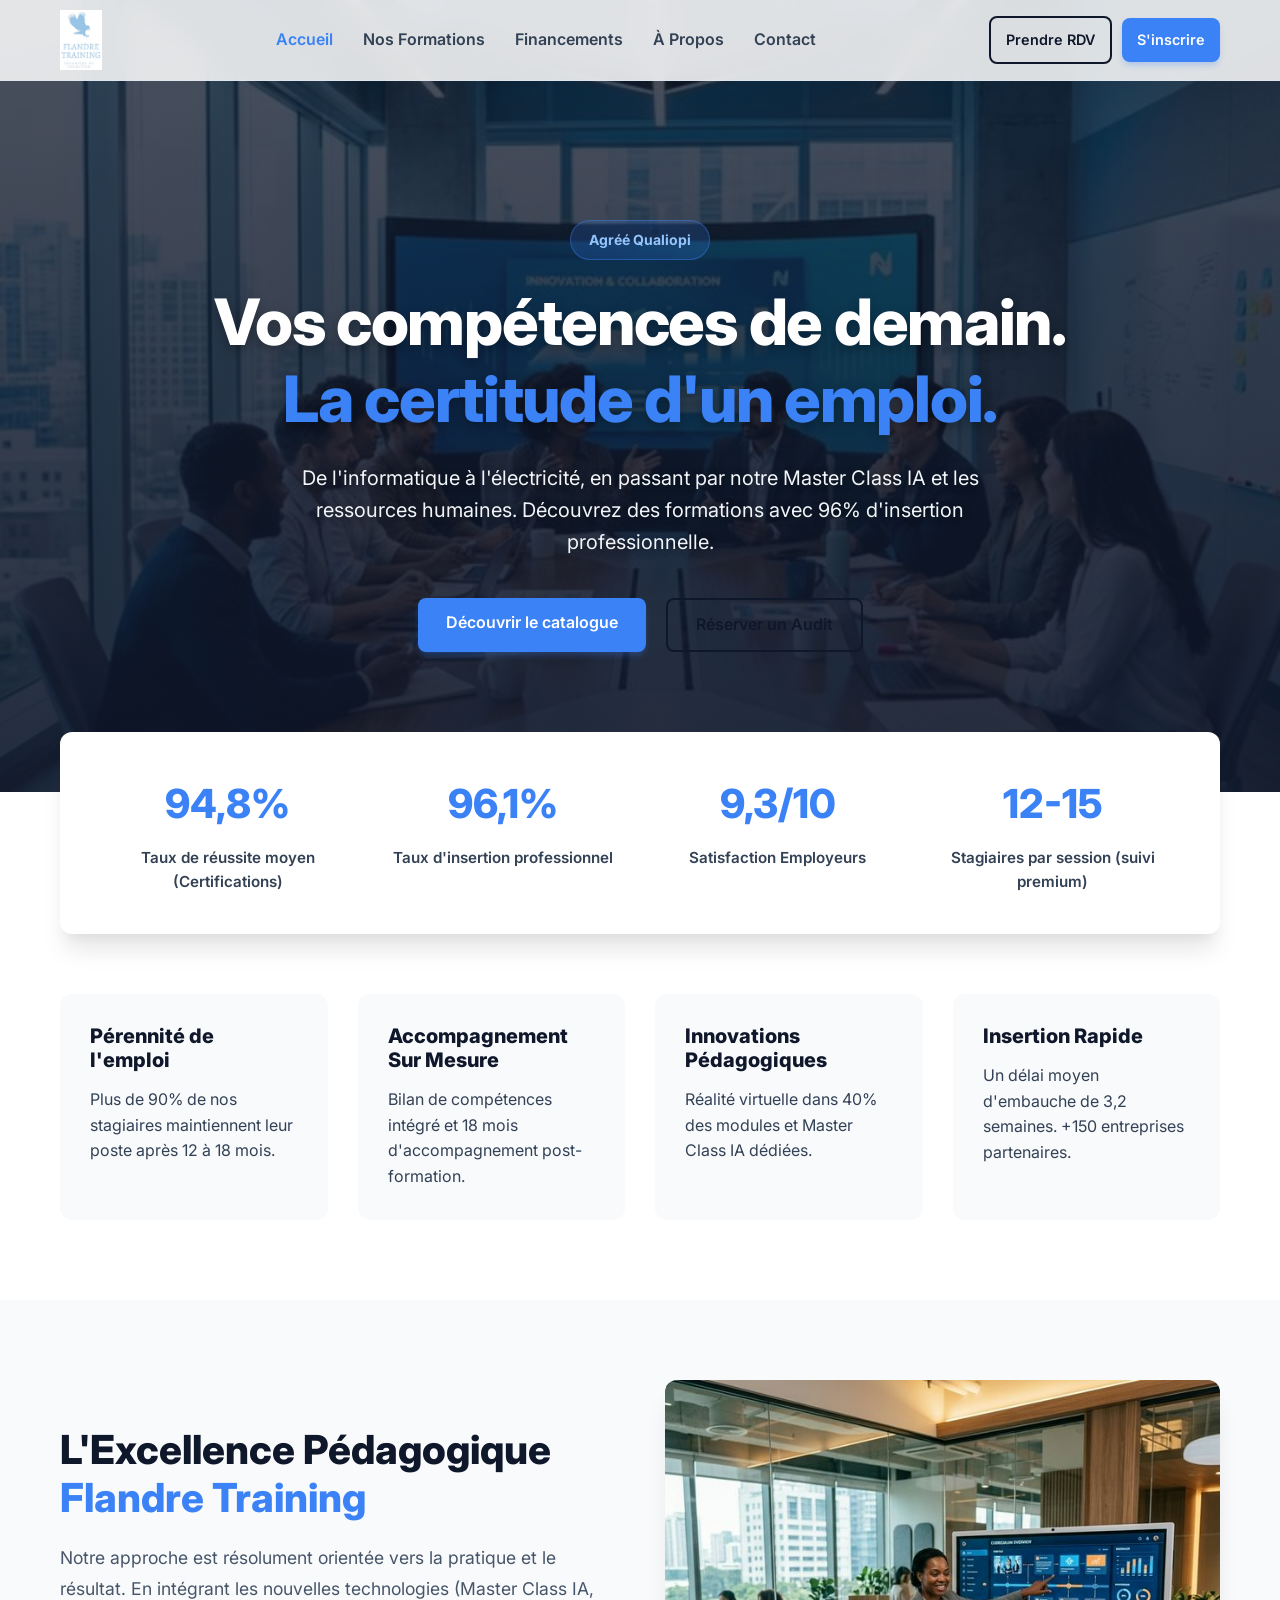
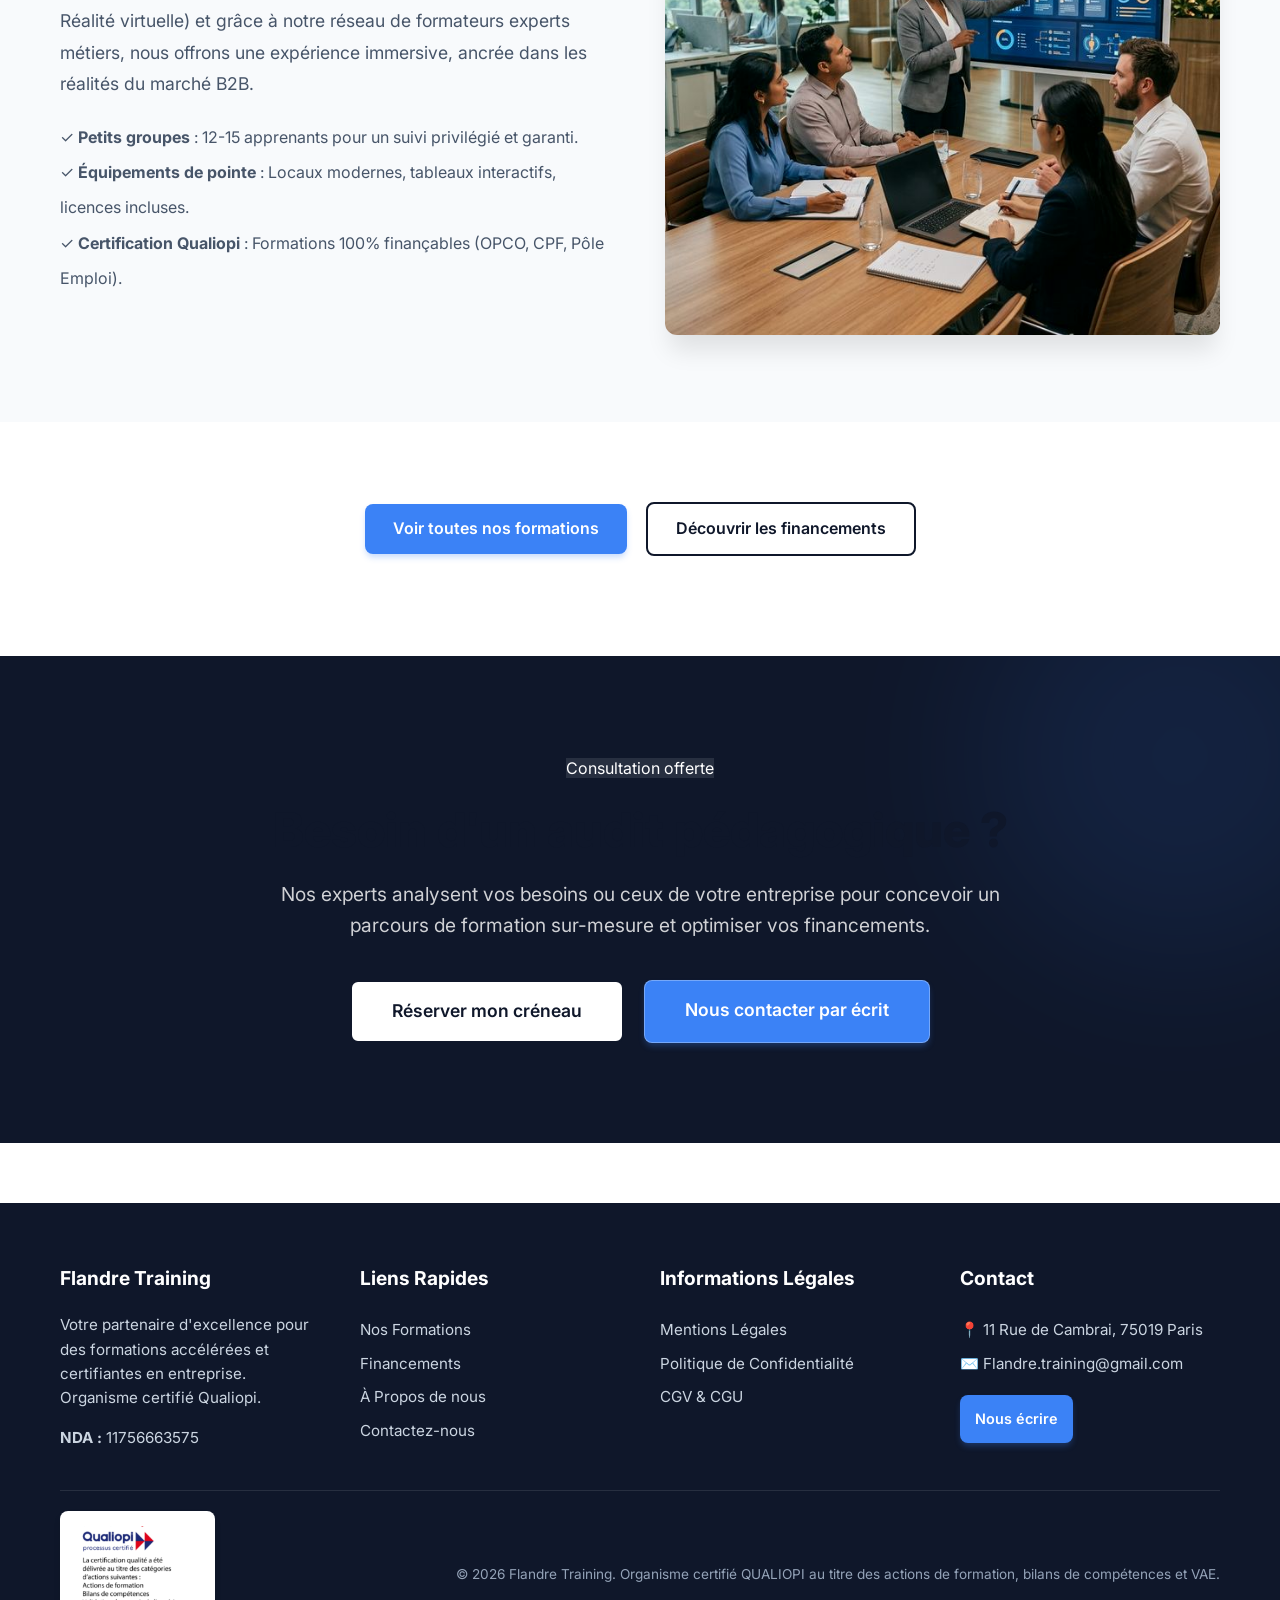
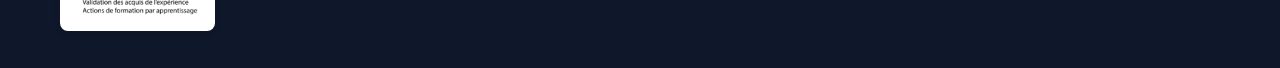
<file: index.html>
<!DOCTYPE html>
<html lang="fr">
<head>
    <meta charset="UTF-8">
    <meta name="viewport" content="width=device-width, initial-scale=1.0">
    <meta name="description" content="Découvrez Flandre Training, organisme de formation professionnel certifié QUALIOPI. Informatique, Master Class IA, Électricité, Commerce, RH et Sécurité.">
    <title>Accueil | Flandre Training</title>
    <link rel="stylesheet" href="style.css">
    <link rel="icon" type="image/png" href="favicon.png">
    <link href="https://fonts.googleapis.com/css2?family=Inter:wght@300;400;600;800&display=swap" rel="stylesheet">
    <!-- Calendly widget CSS -->
    <link href="https://assets.calendly.com/assets/external/widget.css" rel="stylesheet">
</head>
<body>

    <header class="navbar" id="navbar">
        <div class="container nav-content">
            <a href="index.html" class="logo" style="text-decoration:none;"><img src="logo.jpg" alt="Flandre Training" class="logo-img"></a>
            <nav aria-label="Menu principal">
                <ul class="nav-links">
                    <li><a href="index.html" style="color:var(--accent-color);">Accueil</a></li>
                    <li><a href="formations.html">Nos Formations</a></li>
                    <li><a href="financements.html">Financements</a></li>
                    <li><a href="a-propos.html">À Propos</a></li>
                    <li><a href="contact.html">Contact</a></li>
                </ul>
            </nav>
            <div class="nav-actions" style="display:flex; gap:10px; align-items:center;">
                <a href="#" onclick="Calendly.initPopupWidget({url: 'https://calendly.com/flandre-training'});return false;" class="btn btn-secondary" style="padding:10px 15px; font-size:0.9rem;">Prendre RDV</a>
                <a href="contact.html" class="btn btn-primary" style="padding:10px 15px; font-size:0.9rem;">S'inscrire</a>
            </div>
        </div>
    </header>

    <main>
        <!-- Hero Section -->
        <section class="hero">
            <div class="container hero-content">
                <span class="badge">Agréé Qualiopi</span>
                <h1>Vos compétences de demain.<br><span class="highlight">La certitude d'un emploi.</span></h1>
                <p>De l'informatique à l'électricité, en passant par notre Master Class IA et les ressources humaines. Découvrez des formations avec 96% d'insertion professionnelle.</p>
                <div class="hero-actions">
                    <a href="formations.html" class="btn btn-primary">Découvrir le catalogue</a>
                    <a href="#" onclick="Calendly.initPopupWidget({url: 'https://calendly.com/flandre-training'});return false;" class="btn btn-secondary">Réserver un Audit</a>
                </div>
            </div>
        </section>

        <!-- Stats / Excellence Section -->
        <section class="metrics" id="stats">
            <div class="container">
                <div class="metrics-grid">
                    <div class="metric-card">
                        <div class="metric-value">94,8%</div>
                        <div class="metric-label">Taux de réussite moyen (Certifications)</div>
                    </div>
                    <div class="metric-card">
                        <div class="metric-value">96,1%</div>
                        <div class="metric-label">Taux d'insertion professionnel</div>
                    </div>
                    <div class="metric-card">
                        <div class="metric-value">9,3/10</div>
                        <div class="metric-label">Satisfaction Employeurs</div>
                    </div>
                    <div class="metric-card">
                        <div class="metric-value">12-15</div>
                        <div class="metric-label">Stagiaires par session (suivi premium)</div>
                    </div>
                </div>
            </div>
        </section>

        <!-- USPs Section -->
        <section class="usps container" style="padding-top:0;">
            <div class="usp-card">
                <h3>Pérennité de l'emploi</h3>
                <p>Plus de 90% de nos stagiaires maintiennent leur poste après 12 à 18 mois.</p>
            </div>
            <div class="usp-card">
                <h3>Accompagnement Sur Mesure</h3>
                <p>Bilan de compétences intégré et 18 mois d'accompagnement post-formation.</p>
            </div>
            <div class="usp-card">
                <h3>Innovations Pédagogiques</h3>
                <p>Réalité virtuelle dans 40% des modules et Master Class IA dédiées.</p>
            </div>
            <div class="usp-card">
                <h3>Insertion Rapide</h3>
                <p>Un délai moyen d'embauche de 3,2 semaines. +150 entreprises partenaires.</p>
            </div>
        </section>
        
        <!-- Pédagogie Section -->
        <section class="pedagogy" style="background:#f8fafc; padding:80px 0;">
            <div class="container" style="display:flex; flex-wrap:wrap; align-items:center; gap:50px;">
                <div style="flex:1; min-width:300px;">
                    <h2 style="font-size:2.5rem; margin-bottom:20px;">L'Excellence Pédagogique <span class="highlight">Flandre Training</span></h2>
                    <p style="font-size:1.1rem; color:#475569; margin-bottom:20px; line-height:1.8;">
                        Notre approche est résolument orientée vers la pratique et le résultat. En intégrant les nouvelles technologies (Master Class IA, Réalité virtuelle) et grâce à notre réseau de formateurs experts métiers, nous offrons une expérience immersive, ancrée dans les réalités du marché B2B.
                    </p>
                    <ul style="list-style:none; padding-left:0; line-height:2.2; color:#475569;">
                        <li>✓ <strong>Petits groupes</strong> : 12-15 apprenants pour un suivi privilégié et garanti.</li>
                        <li>✓ <strong>Équipements de pointe</strong> : Locaux modernes, tableaux interactifs, licences incluses.</li>
                        <li>✓ <strong>Certification Qualiopi</strong> : Formations 100% finançables (OPCO, CPF, Pôle Emploi).</li>
                    </ul>
                </div>
                <div style="flex:1; min-width:300px;">
                    <img src="pedagogy.png" alt="Méthodologie Flandre Training" style="width:100%; border-radius:12px; box-shadow:0 20px 25px -5px rgba(0,0,0,0.1);">
                </div>
            </div>
        </section>

        <section style="text-align:center; padding:80px 0 100px;">
            <a href="formations.html" class="btn btn-primary">Voir toutes nos formations</a>
            <a href="financements.html" class="btn btn-secondary" style="margin-left: 15px;">Découvrir les financements</a>
        </section>

        <!-- Calendly Audit Section -->
        <section style="background:var(--primary-color); color:var(--white); padding:100px 0; position:relative; overflow:hidden;">
            <div style="position:absolute; top:-100px; right:-100px; width:400px; height:400px; background:var(--accent-color); opacity:0.1; border-radius:50%; filter:blur(80px);"></div>
            <div class="container" style="position:relative; text-align:center; max-width:800px;">
                <span class="badge" style="background:rgba(255,255,255,0.1); color:var(--white); border-color:rgba(255,255,255,0.2);">Consultation offerte</span>
                <h2 style="font-size:3rem; margin:20px 0;">Besoin d'un audit pédagogique ?</h2>
                <p style="font-size:1.2rem; opacity:0.8; margin-bottom:40px; line-height:1.6;">
                    Nos experts analysent vos besoins ou ceux de votre entreprise pour concevoir un parcours de formation sur-mesure et optimiser vos financements.
                </p>
                <div style="display:flex; justify-content:center; gap:20px; flex-wrap:wrap;">
                    <a href="#" onclick="Calendly.initPopupWidget({url: 'https://calendly.com/flandre-training'});return false;" class="btn btn-secondary" style="padding:15px 40px; font-size:1.1rem; background:var(--white); color:var(--primary-color);">Réserver mon créneau</a>
                    <a href="contact.html" class="btn btn-primary" style="padding:15px 40px; font-size:1.1rem; border:1px solid rgba(255,255,255,0.3);">Nous contacter par écrit</a>
                </div>
            </div>
        </section>

    </main>

    <footer class="footer" style="background:#0f172a; color:#cbd5e1; padding:60px 0 30px; margin-top:60px;">
        <div class="container">
            <div style="display:grid; grid-template-columns:repeat(auto-fit, minmax(200px, 1fr)); gap:40px; margin-bottom:40px; text-align:left;">
                <div>
                    <h4 style="color:var(--white); margin-bottom:20px; font-size:1.2rem;">Flandre Training</h4>
                    <p style="font-size:0.95rem; line-height:1.6; margin-bottom:15px;">Votre partenaire d'excellence pour des formations accélérées et certifiantes en entreprise. Organisme certifié Qualiopi.</p>
                    <p style="font-size:0.95rem;"><strong>NDA :</strong> 11756663575</p>
                </div>
                <div>
                    <h4 style="color:var(--white); margin-bottom:20px; font-size:1.2rem;">Liens Rapides</h4>
                    <ul style="list-style:none; padding:0; line-height:2.2; font-size:0.95rem;">
                        <li><a href="formations.html" style="color:#cbd5e1; text-decoration:none;">Nos Formations</a></li>
                        <li><a href="financements.html" style="color:#cbd5e1; text-decoration:none;">Financements</a></li>
                        <li><a href="a-propos.html" style="color:#cbd5e1; text-decoration:none;">À Propos de nous</a></li>
                        <li><a href="contact.html" style="color:#cbd5e1; text-decoration:none;">Contactez-nous</a></li>
                    </ul>
                </div>
                <div>
                    <h4 style="color:var(--white); margin-bottom:20px; font-size:1.2rem;">Informations Légales</h4>
                    <ul style="list-style:none; padding:0; line-height:2.2; font-size:0.95rem;">
                        <li><a href="mentions-legales.html" style="color:#cbd5e1; text-decoration:none;">Mentions Légales</a></li>
                        <li><a href="politique-confidentialite.html" style="color:#cbd5e1; text-decoration:none;">Politique de Confidentialité</a></li>
                        <li><a href="cgv-cgu.html" style="color:#cbd5e1; text-decoration:none;">CGV & CGU</a></li>
                    </ul>
                </div>
                <div>
                    <h4 style="color:var(--white); margin-bottom:20px; font-size:1.2rem;">Contact</h4>
                    <ul style="list-style:none; padding:0; line-height:2.2; font-size:0.95rem;">
                        <li>📍 11 Rue de Cambrai, 75019 Paris</li>
                        <li>✉️ Flandre.training@gmail.com</li>
                        <li style="margin-top:15px;"><a href="contact.html" class="btn btn-primary" style="padding:8px 15px; font-size:0.9rem;">Nous écrire</a></li>
                    </ul>
                </div>
            </div>
            <div class="footer-bottom">
                <a href="certificat-qualiopi.png" target="_blank" title="Voir le certificat Qualiopi">
                    <img src="qualiopi_cert.png" alt="Certification Qualiopi" class="footer-logo-cert">
                </a>
                <div class="footer-copyright">
                    <p>&copy; 2026 Flandre Training. Organisme certifié QUALIOPI au titre des actions de formation, bilans de compétences et VAE.</p>
                </div>
            </div>
        </div>
    </footer>
    
    <script src="app.js"></script>
    <!-- Calendly widget JS -->
    <script src="https://assets.calendly.com/assets/external/widget.js" type="text/javascript" async></script>
</body>
</html>
</file>
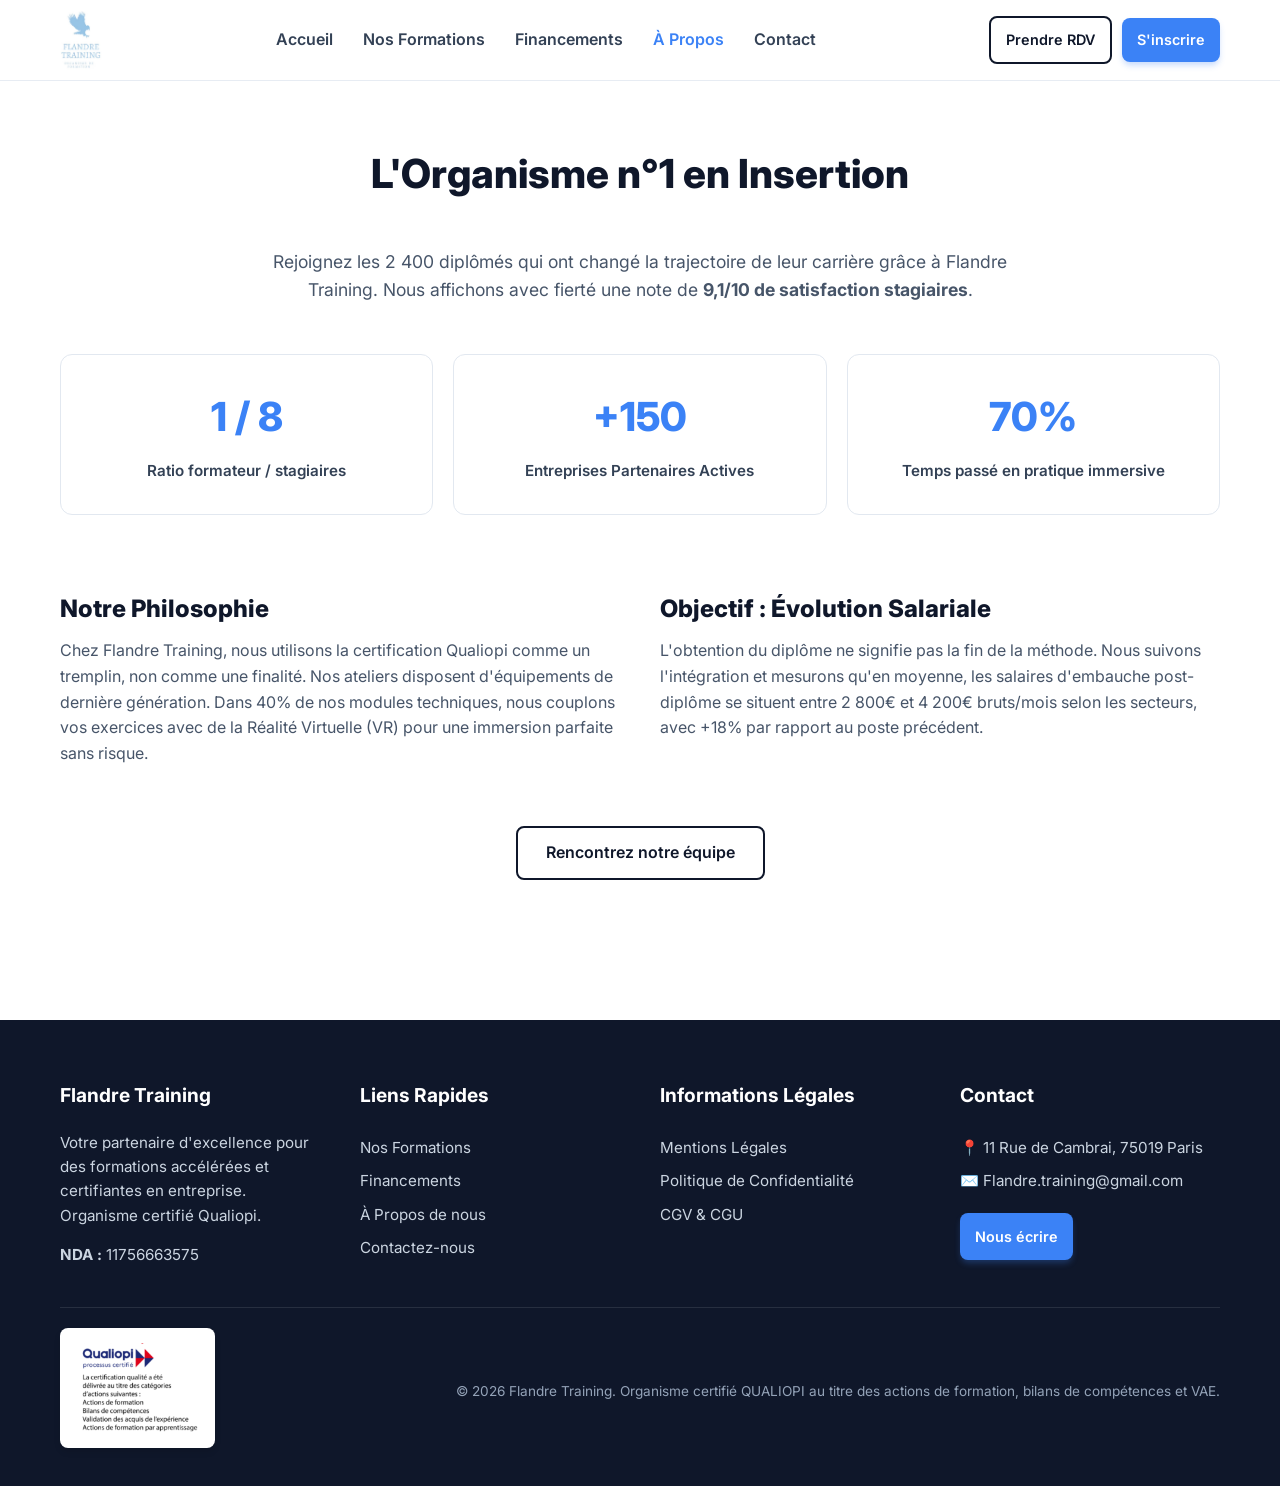
<file: a-propos.html>
<!DOCTYPE html>
<html lang="fr">
<head>
    <meta charset="UTF-8">
    <meta name="viewport" content="width=device-width, initial-scale=1.0">
    <meta name="description" content="Découvrez notre équipe pédagogique, nos méthodes immersives et nos excellents résultats d'insertion.">
    <title>À Propos & Méthodologie | Flandre Training</title>
    <link rel="stylesheet" href="style.css">
    <link rel="icon" type="image/png" href="favicon.png">
    <link href="https://fonts.googleapis.com/css2?family=Inter:wght@300;400;600;800&display=swap" rel="stylesheet">
    <link href="https://assets.calendly.com/assets/external/widget.css" rel="stylesheet">
</head>
<body>

    <header class="navbar scrolled" id="navbar">
        <div class="container nav-content">
            <a href="index.html" class="logo" style="text-decoration:none;"><img src="logo.jpg" alt="Flandre Training" class="logo-img"></a>
            <nav aria-label="Menu principal">
                <ul class="nav-links">
                    <li><a href="index.html">Accueil</a></li>
                    <li><a href="formations.html">Nos Formations</a></li>
                    <li><a href="financements.html">Financements</a></li>
                    <li><a href="a-propos.html" style="color:var(--accent-color);">À Propos</a></li>
                    <li><a href="contact.html">Contact</a></li>
                </ul>
            </nav>
            <div class="nav-actions" style="display:flex; gap:10px; align-items:center;">
                <a href="#" onclick="Calendly.initPopupWidget({url: 'https://calendly.com/flandre-training'});return false;" class="btn btn-secondary" style="padding:10px 15px; font-size:0.9rem;">Prendre RDV</a>
                <a href="contact.html" class="btn btn-primary" style="padding:10px 15px; font-size:0.9rem;">S'inscrire</a>
            </div>
        </div>
    </header>

    <main style="padding-top: 100px;">
        <section class="usps" style="padding-top: 50px;">
            <div class="container">
                <h1 class="section-title">L'Organisme n°1 en Insertion</h1>
                <p style="text-align:center; max-width:800px; margin: 0 auto 50px auto; color:#475569; font-size:1.1rem;">
                    Rejoignez les 2 400 diplômés qui ont changé la trajectoire de leur carrière grâce à Flandre Training. Nous affichons avec fierté une note de <strong>9,1/10 de satisfaction stagiaires</strong>.
                </p>

                <div class="metrics-grid" style="box-shadow:none; padding:0; background:transparent;">
                    <div class="metric-card" style="background:#fff; padding:30px; border-radius:12px; border:1px solid #e2e8f0;">
                        <div class="metric-value">1 / 8</div>
                        <div class="metric-label">Ratio formateur / stagiaires</div>
                    </div>
                    <div class="metric-card" style="background:#fff; padding:30px; border-radius:12px; border:1px solid #e2e8f0;">
                        <div class="metric-value">+150</div>
                        <div class="metric-label">Entreprises Partenaires Actives</div>
                    </div>
                    <div class="metric-card" style="background:#fff; padding:30px; border-radius:12px; border:1px solid #e2e8f0;">
                        <div class="metric-value">70%</div>
                        <div class="metric-label">Temps passé en pratique immersive</div>
                    </div>
                </div>

                <div style="margin-top: 80px; display:grid; grid-template-columns:repeat(auto-fit, minmax(300px, 1fr)); gap:40px;">
                    <div>
                        <h3 style="color:var(--primary-color); margin-bottom:15px; font-size:1.5rem;">Notre Philosophie</h3>
                        <p style="color:#475569;">Chez Flandre Training, nous utilisons la certification Qualiopi comme un tremplin, non comme une finalité. Nos ateliers disposent d'équipements de dernière génération. Dans 40% de nos modules techniques, nous couplons vos exercices avec de la Réalité Virtuelle (VR) pour une immersion parfaite sans risque.</p>
                    </div>
                    <div>
                        <h3 style="color:var(--primary-color); margin-bottom:15px; font-size:1.5rem;">Objectif : Évolution Salariale</h3>
                        <p style="color:#475569;">L'obtention du diplôme ne signifie pas la fin de la méthode. Nous suivons l'intégration et mesurons qu'en moyenne, les salaires d'embauche post-diplôme se situent entre 2 800€ et 4 200€ bruts/mois selon les secteurs, avec +18% par rapport au poste précédent.</p>
                    </div>
                </div>

                <div style="text-align:center; padding-top:60px;">
                    <a href="contact.html" class="btn btn-secondary" style="border-width: 2px;">Rencontrez notre équipe</a>
                </div>
            </div>
        </section>
    </main>

    <footer class="footer" style="background:#0f172a; color:#cbd5e1; padding:60px 0 30px; margin-top:60px;">
        <div class="container">
            <div style="display:grid; grid-template-columns:repeat(auto-fit, minmax(200px, 1fr)); gap:40px; margin-bottom:40px; text-align:left;">
                <div>
                    <h4 style="color:var(--white); margin-bottom:20px; font-size:1.2rem;">Flandre Training</h4>
                    <p style="font-size:0.95rem; line-height:1.6; margin-bottom:15px;">Votre partenaire d'excellence pour des formations accélérées et certifiantes en entreprise. Organisme certifié Qualiopi.</p>
                    <p style="font-size:0.95rem;"><strong>NDA :</strong> 11756663575</p>
                </div>
                <div>
                    <h4 style="color:var(--white); margin-bottom:20px; font-size:1.2rem;">Liens Rapides</h4>
                    <ul style="list-style:none; padding:0; line-height:2.2; font-size:0.95rem;">
                        <li><a href="formations.html" style="color:#cbd5e1; text-decoration:none;">Nos Formations</a></li>
                        <li><a href="financements.html" style="color:#cbd5e1; text-decoration:none;">Financements</a></li>
                        <li><a href="a-propos.html" style="color:#cbd5e1; text-decoration:none;">À Propos de nous</a></li>
                        <li><a href="contact.html" style="color:#cbd5e1; text-decoration:none;">Contactez-nous</a></li>
                    </ul>
                </div>
                <div>
                    <h4 style="color:var(--white); margin-bottom:20px; font-size:1.2rem;">Informations Légales</h4>
                    <ul style="list-style:none; padding:0; line-height:2.2; font-size:0.95rem;">
                        <li><a href="mentions-legales.html" style="color:#cbd5e1; text-decoration:none;">Mentions Légales</a></li>
                        <li><a href="politique-confidentialite.html" style="color:#cbd5e1; text-decoration:none;">Politique de Confidentialité</a></li>
                        <li><a href="cgv-cgu.html" style="color:#cbd5e1; text-decoration:none;">CGV & CGU</a></li>
                    </ul>
                </div>
                <div>
                    <h4 style="color:var(--white); margin-bottom:20px; font-size:1.2rem;">Contact</h4>
                    <ul style="list-style:none; padding:0; line-height:2.2; font-size:0.95rem;">
                        <li>📍 11 Rue de Cambrai, 75019 Paris</li>
                        <li>✉️ Flandre.training@gmail.com</li>
                        <li style="margin-top:15px;"><a href="contact.html" class="btn btn-primary" style="padding:8px 15px; font-size:0.9rem;">Nous écrire</a></li>
                    </ul>
                </div>
            </div>
            <div class="footer-bottom">
                <a href="certificat-qualiopi.png" target="_blank" title="Voir le certificat Qualiopi">
                    <img src="qualiopi_cert.png" alt="Certification Qualiopi" class="footer-logo-cert">
                </a>
                <div class="footer-copyright">
                    <p>&copy; 2026 Flandre Training. Organisme certifié QUALIOPI au titre des actions de formation, bilans de compétences et VAE.</p>
                </div>
            </div>
        </div>
    </footer>
    
    <script src="app.js"></script>
    <script src="https://assets.calendly.com/assets/external/widget.js" type="text/javascript" async></script>
</body>
</html>
</file>
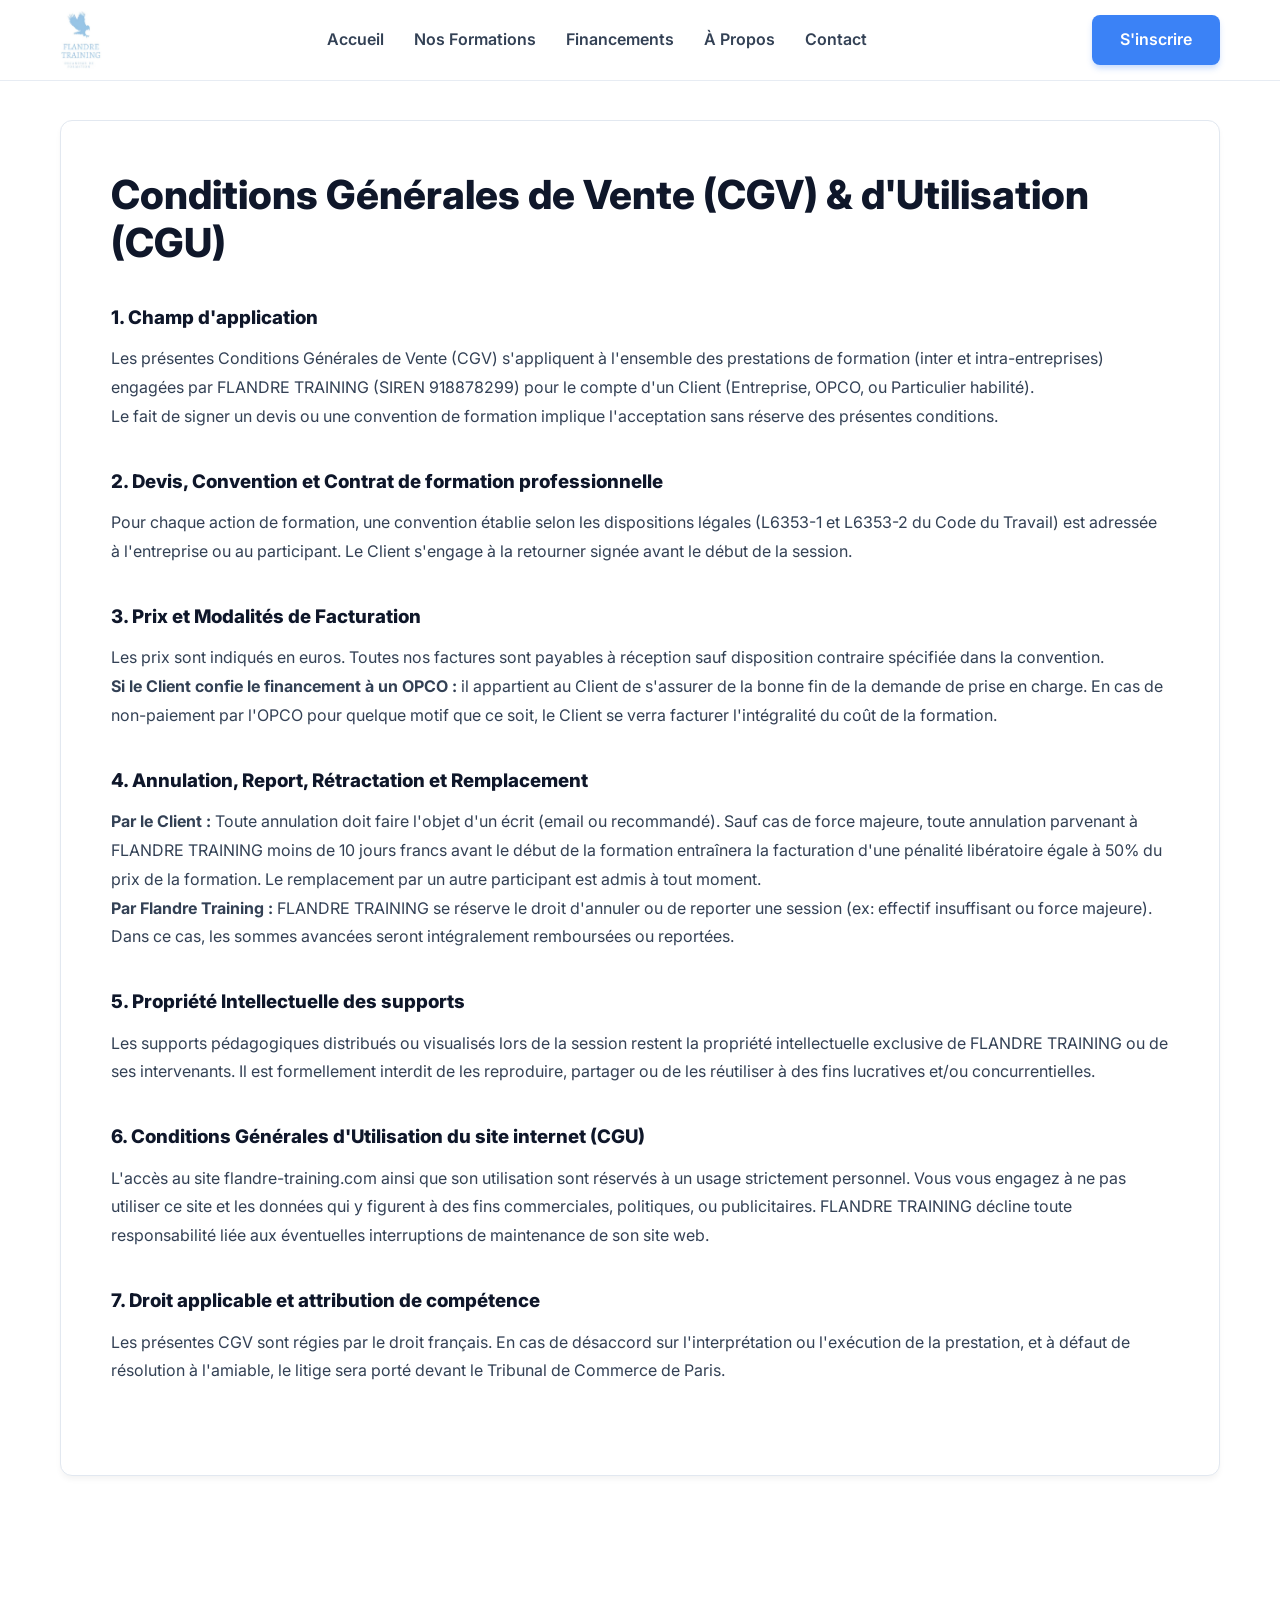
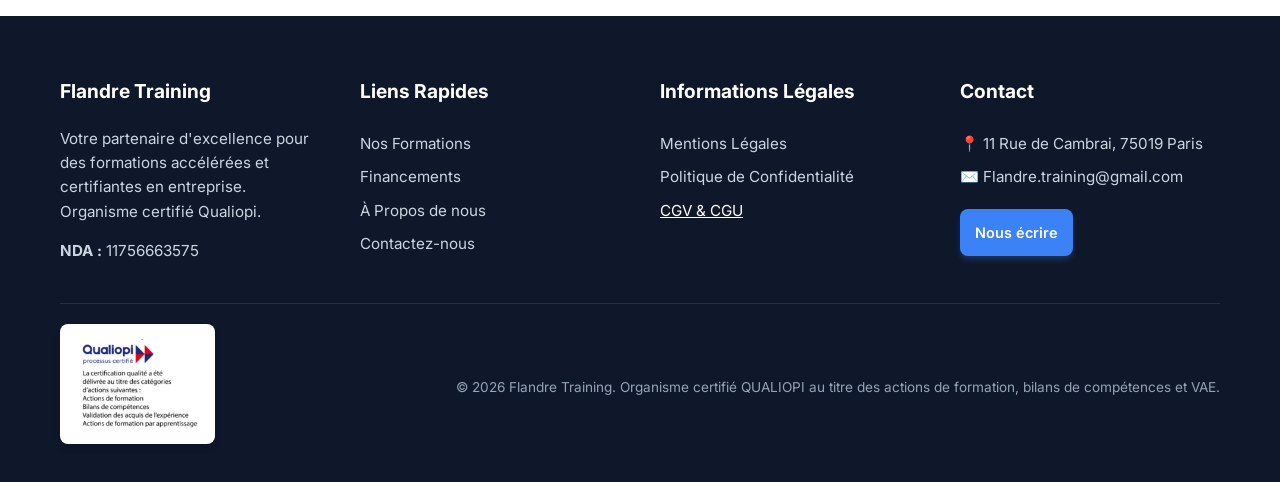
<file: cgv-cgu.html>
<!DOCTYPE html>
<html lang="fr">
<head>
    <meta charset="UTF-8">
    <meta name="viewport" content="width=device-width, initial-scale=1.0">
    <meta name="description" content="Conditions Générales de Vente et d'Utilisation de Flandre Training pour prestations de formation.">
    <title>CGV & CGU | Flandre Training</title>
    <link rel="stylesheet" href="style.css">
    <link rel="icon" type="image/png" href="favicon.png">
    <link href="https://fonts.googleapis.com/css2?family=Inter:wght@300;400;600;800&display=swap" rel="stylesheet">
</head>
<body>

    <header class="navbar scrolled" id="navbar">
        <div class="container nav-content">
            <a href="index.html" class="logo" style="text-decoration:none;"><img src="logo.jpg" alt="Flandre Training" class="logo-img"></a>
            <nav aria-label="Menu principal">
                <ul class="nav-links">
                    <li><a href="index.html">Accueil</a></li>
                    <li><a href="formations.html">Nos Formations</a></li>
                    <li><a href="financements.html">Financements</a></li>
                    <li><a href="a-propos.html">À Propos</a></li>
                    <li><a href="contact.html">Contact</a></li>
                </ul>
            </nav>
            <a href="contact.html" class="btn btn-primary">S'inscrire</a>
        </div>
    </header>

    <main style="padding-top: 120px; padding-bottom: 80px;">
        <div class="container">
            <div style="background:var(--white); padding:50px; border-radius:12px; border:1px solid #e2e8f0; color:var(--text-color); box-shadow:0 4px 6px -1px rgba(0,0,0,0.05);">
                <h1 style="margin-bottom:40px; font-size:2.5rem; color:var(--primary-color);">Conditions Générales de Vente (CGV) & d'Utilisation (CGU)</h1>
                
                <section style="margin-bottom:40px;">
                    <h3 style="margin-bottom:15px; color:var(--primary-color);">1. Champ d'application</h3>
                    <p style="line-height:1.8;">
                        Les présentes Conditions Générales de Vente (CGV) s'appliquent à l'ensemble des prestations de formation (inter et intra-entreprises) engagées par FLANDRE TRAINING (SIREN 918878299) pour le compte d'un Client (Entreprise, OPCO, ou Particulier habilité).<br>
                        Le fait de signer un devis ou une convention de formation implique l'acceptation sans réserve des présentes conditions.
                    </p>
                </section>

                <section style="margin-bottom:40px;">
                    <h3 style="margin-bottom:15px; color:var(--primary-color);">2. Devis, Convention et Contrat de formation professionnelle</h3>
                    <p style="line-height:1.8;">
                        Pour chaque action de formation, une convention établie selon les dispositions légales (L6353-1 et L6353-2 du Code du Travail) est adressée à l'entreprise ou au participant. Le Client s'engage à la retourner signée avant le début de la session.
                    </p>
                </section>

                <section style="margin-bottom:40px;">
                    <h3 style="margin-bottom:15px; color:var(--primary-color);">3. Prix et Modalités de Facturation</h3>
                    <p style="line-height:1.8;">
                        Les prix sont indiqués en euros. Toutes nos factures sont payables à réception sauf disposition contraire spécifiée dans la convention.<br>
                        <strong>Si le Client confie le financement à un OPCO :</strong> il appartient au Client de s'assurer de la bonne fin de la demande de prise en charge. En cas de non-paiement par l'OPCO pour quelque motif que ce soit, le Client se verra facturer l'intégralité du coût de la formation.
                    </p>
                </section>

                <section style="margin-bottom:40px;">
                    <h3 style="margin-bottom:15px; color:var(--primary-color);">4. Annulation, Report, Rétractation et Remplacement</h3>
                    <p style="line-height:1.8;">
                        <strong>Par le Client :</strong> Toute annulation doit faire l'objet d'un écrit (email ou recommandé). Sauf cas de force majeure, toute annulation parvenant à FLANDRE TRAINING moins de 10 jours francs avant le début de la formation entraînera la facturation d'une pénalité libératoire égale à 50% du prix de la formation. Le remplacement par un autre participant est admis à tout moment.<br>
                        <strong>Par Flandre Training :</strong> FLANDRE TRAINING se réserve le droit d'annuler ou de reporter une session (ex: effectif insuffisant ou force majeure). Dans ce cas, les sommes avancées seront intégralement remboursées ou reportées.
                    </p>
                </section>

                <section style="margin-bottom:40px;">
                    <h3 style="margin-bottom:15px; color:var(--primary-color);">5. Propriété Intellectuelle des supports</h3>
                    <p style="line-height:1.8;">
                        Les supports pédagogiques distribués ou visualisés lors de la session restent la propriété intellectuelle exclusive de FLANDRE TRAINING ou de ses intervenants. Il est formellement interdit de les reproduire, partager ou de les réutiliser à des fins lucratives et/ou concurrentielles.
                    </p>
                </section>

                <section style="margin-bottom:40px;">
                    <h3 style="margin-bottom:15px; color:var(--primary-color);">6. Conditions Générales d'Utilisation du site internet (CGU)</h3>
                    <p style="line-height:1.8;">
                        L'accès au site flandre-training.com ainsi que son utilisation sont réservés à un usage strictement personnel. Vous vous engagez à ne pas utiliser ce site et les données qui y figurent à des fins commerciales, politiques, ou publicitaires. FLANDRE TRAINING décline toute responsabilité liée aux éventuelles interruptions de maintenance de son site web.
                    </p>
                </section>
                
                <section style="margin-bottom:40px;">
                    <h3 style="margin-bottom:15px; color:var(--primary-color);">7. Droit applicable et attribution de compétence</h3>
                    <p style="line-height:1.8;">
                        Les présentes CGV sont régies par le droit français. En cas de désaccord sur l'interprétation ou l'exécution de la prestation, et à défaut de résolution à l'amiable, le litige sera porté devant le Tribunal de Commerce de Paris.
                    </p>
                </section>
            </div>
        </div>
    </main>

    <footer class="footer" style="background:#0f172a; color:#cbd5e1; padding:60px 0 30px; margin-top:60px;">
        <div class="container">
            <div style="display:grid; grid-template-columns:repeat(auto-fit, minmax(200px, 1fr)); gap:40px; margin-bottom:40px; text-align:left;">
                <div>
                    <h4 style="color:var(--white); margin-bottom:20px; font-size:1.2rem;">Flandre Training</h4>
                    <p style="font-size:0.95rem; line-height:1.6; margin-bottom:15px;">Votre partenaire d'excellence pour des formations accélérées et certifiantes en entreprise. Organisme certifié Qualiopi.</p>
                    <p style="font-size:0.95rem;"><strong>NDA :</strong> 11756663575</p>
                </div>
                <div>
                    <h4 style="color:var(--white); margin-bottom:20px; font-size:1.2rem;">Liens Rapides</h4>
                    <ul style="list-style:none; padding:0; line-height:2.2; font-size:0.95rem;">
                        <li><a href="formations.html" style="color:#cbd5e1; text-decoration:none;">Nos Formations</a></li>
                        <li><a href="financements.html" style="color:#cbd5e1; text-decoration:none;">Financements</a></li>
                        <li><a href="a-propos.html" style="color:#cbd5e1; text-decoration:none;">À Propos de nous</a></li>
                        <li><a href="contact.html" style="color:#cbd5e1; text-decoration:none;">Contactez-nous</a></li>
                    </ul>
                </div>
                <div>
                    <h4 style="color:var(--white); margin-bottom:20px; font-size:1.2rem;">Informations Légales</h4>
                    <ul style="list-style:none; padding:0; line-height:2.2; font-size:0.95rem;">
                        <li><a href="mentions-legales.html" style="color:#cbd5e1; text-decoration:none;">Mentions Légales</a></li>
                        <li><a href="politique-confidentialite.html" style="color:#cbd5e1; text-decoration:none;">Politique de Confidentialité</a></li>
                        <li><a href="cgv-cgu.html" style="color:var(--white); text-decoration:underline;">CGV & CGU</a></li>
                    </ul>
                </div>
                <div>
                    <h4 style="color:var(--white); margin-bottom:20px; font-size:1.2rem;">Contact</h4>
                    <ul style="list-style:none; padding:0; line-height:2.2; font-size:0.95rem;">
                        <li>📍 11 Rue de Cambrai, 75019 Paris</li>
                        <li>✉️ Flandre.training@gmail.com</li>
                        <li style="margin-top:15px;"><a href="contact.html" class="btn btn-primary" style="padding:8px 15px; font-size:0.9rem;">Nous écrire</a></li>
                    </ul>
                </div>
            </div>
            <div class="footer-bottom">
                <a href="certificat-qualiopi.png" target="_blank" title="Voir le certificat Qualiopi">
                    <img src="qualiopi_cert.png" alt="Certification Qualiopi" class="footer-logo-cert">
                </a>
                <div class="footer-copyright">
                    <p>&copy; 2026 Flandre Training. Organisme certifié QUALIOPI au titre des actions de formation, bilans de compétences et VAE.</p>
                </div>
            </div>
        </div>
    </footer>
    
    <script src="app.js"></script>
</body>
</html>
</file>
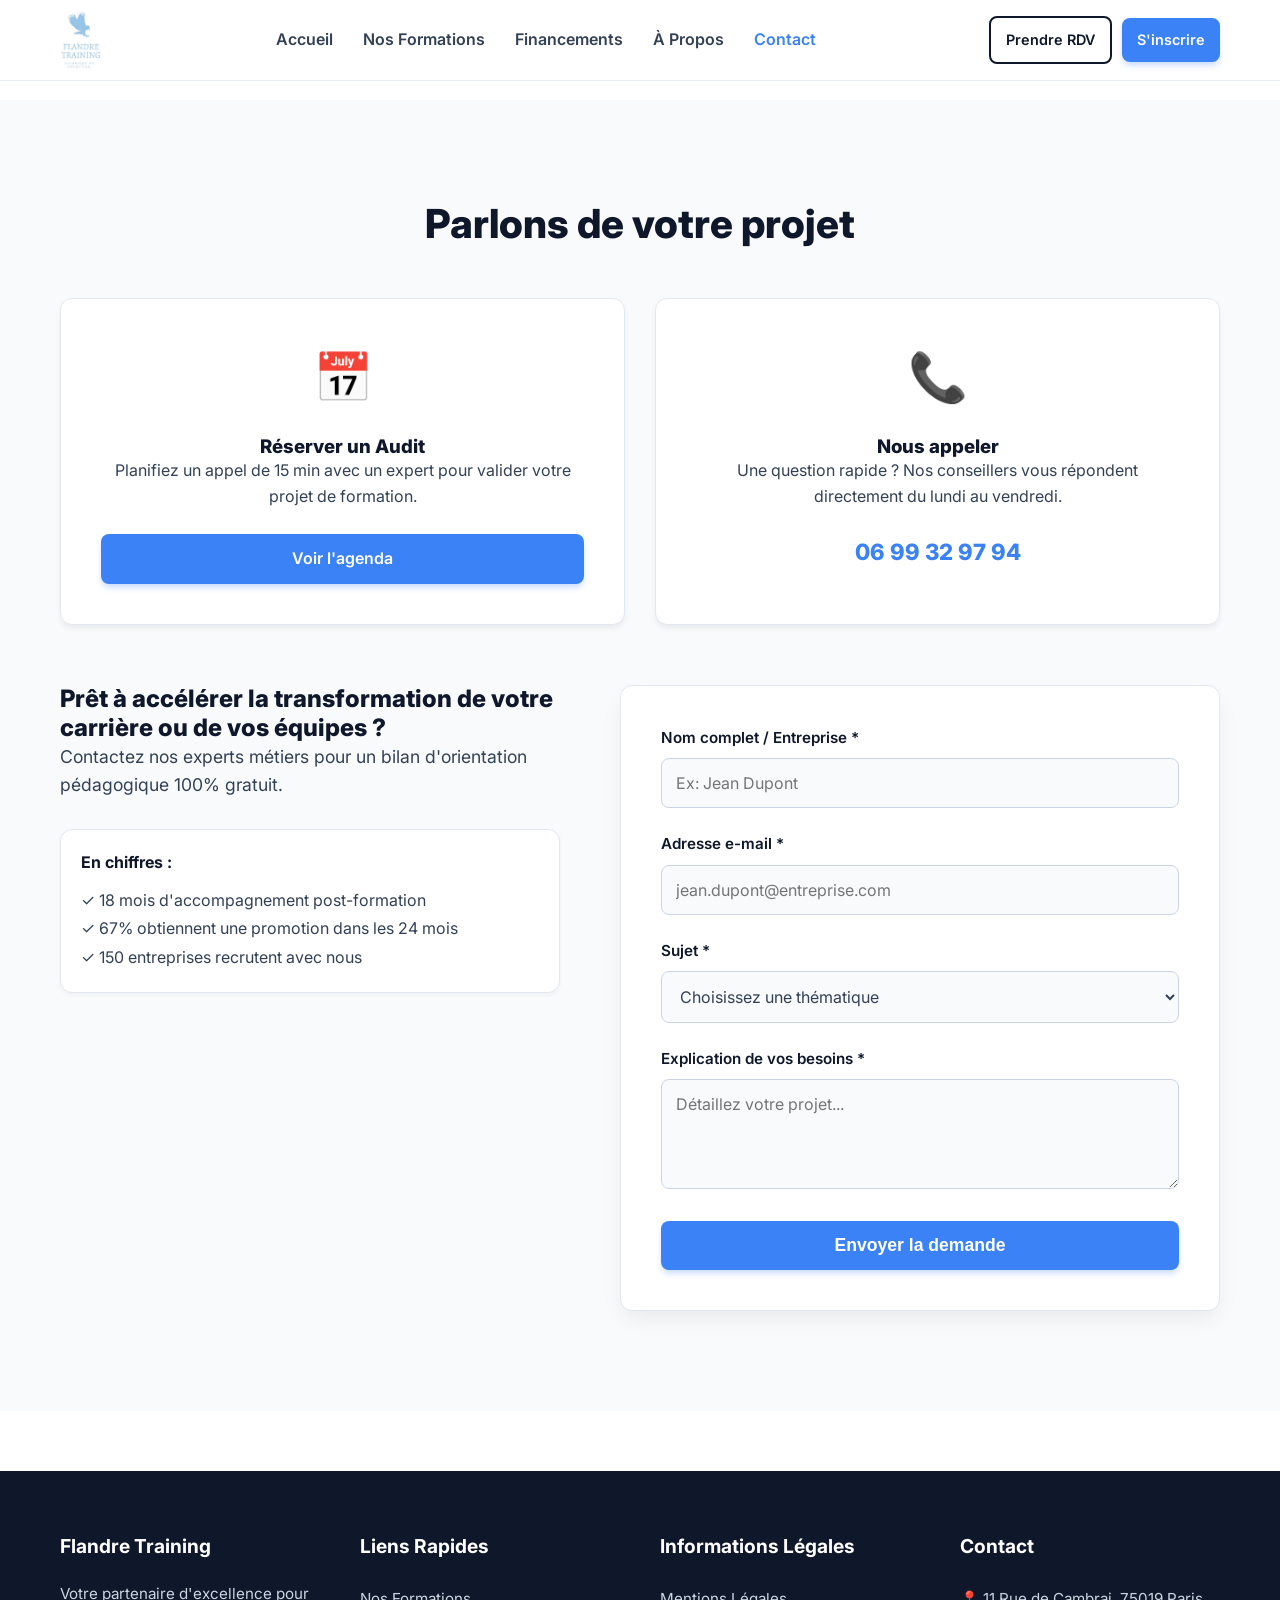
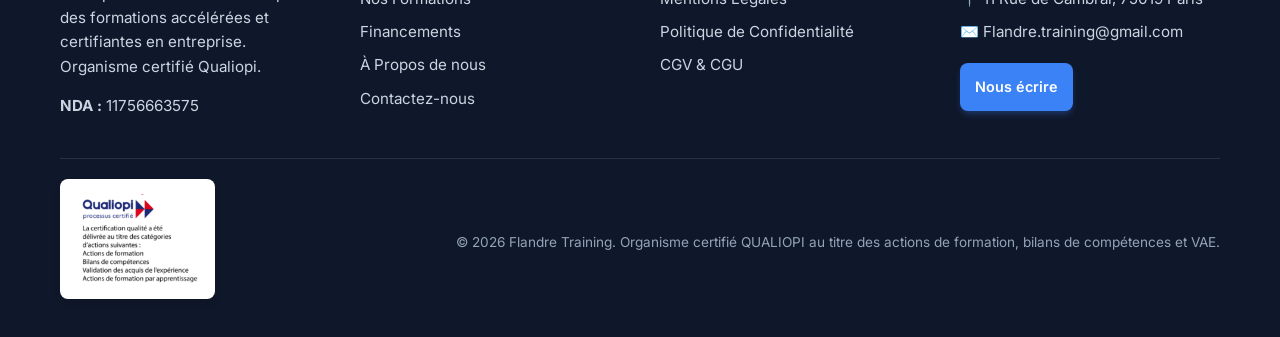
<file: contact.html>
<!DOCTYPE html>
<html lang="fr">
<head>
    <meta charset="UTF-8">
    <meta name="viewport" content="width=device-width, initial-scale=1.0">
    <meta name="description" content="Contactez les conseillers de Flandre Training pour échanger sur votre projet d'évolution professionnelle ou vos besoins d'entreprise.">
    <title>Contact | Flandre Training</title>
    <link rel="stylesheet" href="style.css">
    <link rel="icon" type="image/png" href="favicon.png">
    <link href="https://fonts.googleapis.com/css2?family=Inter:wght@300;400;600;800&display=swap" rel="stylesheet">
    <link href="https://assets.calendly.com/assets/external/widget.css" rel="stylesheet">
</head>
<body>

    <header class="navbar scrolled" id="navbar">
        <div class="container nav-content">
            <a href="index.html" class="logo" style="text-decoration:none;"><img src="logo.jpg" alt="Flandre Training" class="logo-img"></a>
            <nav aria-label="Menu principal">
                <ul class="nav-links">
                    <li><a href="index.html">Accueil</a></li>
                    <li><a href="formations.html">Nos Formations</a></li>
                    <li><a href="financements.html">Financements</a></li>
                    <li><a href="a-propos.html">À Propos</a></li>
                    <li><a href="contact.html" style="color:var(--accent-color);">Contact</a></li>
                </ul>
            </nav>
            <div class="nav-actions" style="display:flex; gap:10px; align-items:center;">
                <a href="#" onclick="Calendly.initPopupWidget({url: 'https://calendly.com/flandre-training'});return false;" class="btn btn-secondary" style="padding:10px 15px; font-size:0.9rem;">Prendre RDV</a>
                <a href="contact.html" class="btn btn-primary" style="padding:10px 15px; font-size:0.9rem;">S'inscrire</a>
            </div>
        </div>
    </header>

    <main style="padding-top: 100px;">
        <section style="background:var(--bg-light); padding:100px 0;">
            <div class="container">
                <h1 class="section-title" style="color:var(--primary-color); margin-bottom:50px;">Parlons de votre projet</h1>
                
                <div style="display:grid; grid-template-columns:repeat(auto-fit, minmax(300px, 1fr)); gap:30px; margin-bottom:60px;">
                    <div style="background:var(--white); padding:40px; border-radius:12px; border:1px solid #e2e8f0; text-align:center; box-shadow:0 4px 6px -1px rgba(0,0,0,0.07);">
                        <div style="font-size:3rem; margin-bottom:20px;">📅</div>
                        <h3 style="color:var(--primary-color);">Réserver un Audit</h3>
                        <p style="color:var(--text-color); margin-bottom:25px;">Planifiez un appel de 15 min avec un expert pour valider votre projet de formation.</p>
                        <a href="#" onclick="Calendly.initPopupWidget({url: 'https://calendly.com/flandre-training'});return false;" class="btn btn-primary" style="width:100%;">Voir l'agenda</a>
                    </div>
                    <div style="background:var(--white); padding:40px; border-radius:12px; border:1px solid #e2e8f0; text-align:center; box-shadow:0 4px 6px -1px rgba(0,0,0,0.07);">
                        <div style="font-size:3rem; margin-bottom:20px;">📞</div>
                        <h3 style="color:var(--primary-color);">Nous appeler</h3>
                        <p style="color:var(--text-color); margin-bottom:25px;">Une question rapide ? Nos conseillers vous répondent directement du lundi au vendredi.</p>
                        <a href="tel:+33699329794" style="font-weight:800; font-size:1.4rem; color:var(--accent-color); text-decoration:none;">06 99 32 97 94</a>
                    </div>
                </div>

                <div class="contact-grid" style="grid-template-columns: 1fr 1.2fr;">
                    <div class="contact-text">
                        <h2 style="color:var(--primary-color);">Prêt à accélérer la transformation de votre carrière ou de vos équipes ?</h2>
                        <p style="color:var(--text-color); margin-bottom:30px; font-size:1.1rem;">Contactez nos experts métiers pour un bilan d'orientation pédagogique 100% gratuit.</p>
                        
                        <div style="background:var(--white); border:1px solid #e2e8f0; padding:20px; border-radius:12px; box-shadow:0 2px 4px rgba(0,0,0,0.04);">
                            <h4 style="color:var(--primary-color); margin-bottom:10px;">En chiffres :</h4>
                            <ul style="color:var(--text-color); list-style-type:none; padding-left:0; line-height:1.8;">
                                <li>✓ 18 mois d'accompagnement post-formation</li>
                                <li>✓ 67% obtiennent une promotion dans les 24 mois</li>
                                <li>✓ 150 entreprises recrutent avec nous</li>
                            </ul>
                        </div>
                    </div>
                    
                    <form id="contactForm" aria-label="Formulaire de contact" class="contact-form" action="https://api.web3forms.com/submit" method="POST" style="box-shadow:0 10px 25px -5px rgba(0,0,0,0.08); border:1px solid #e2e8f0;">
                        
                        <!-- Web3Forms Access Key (Obligatoire) -->
                        <input type="hidden" name="access_key" value="e4c6eb29-bc78-4560-ba88-c235282e077c">
                        
                        <!-- Options Web3Forms -->
                        <input type="hidden" name="subject" value="Nouveau prospect depuis le site Flandre Training">
                        <input type="hidden" name="from_name" value="Flandre Training (Site)">
                        
                        <!-- (Optionnel) Bloquer les spambots avec un simple honeypot Web3Forms -->
                        <input type="checkbox" name="botcheck" class="hidden" style="display: none;">
                        
                        <div class="form-group">
                            <label for="name">Nom complet / Entreprise *</label>
                            <input type="text" id="name" name="Nom" required aria-required="true" placeholder="Ex: Jean Dupont">
                        </div>
                        <div class="form-group">
                            <label for="email">Adresse e-mail *</label>
                            <input type="email" id="email" name="Email" required aria-required="true" placeholder="jean.dupont@entreprise.com">
                        </div>
                        <div class="form-group">
                            <label for="subject">Sujet *</label>
                            <select id="subject" name="Sujet" required aria-required="true">
                                <option value="">Choisissez une thématique</option>
                                <option value="Informations générales">Informations générales</option>
                                <option value="Demande de devis B2B">Demande de devis B2B</option>
                                <option value="Aide pour Financement/CPF">Aide pour Financement/CPF</option>
                                <option value="Recherche d'Emploi">Recherche d'Emploi</option>
                            </select>
                        </div>
                        <div class="form-group">
                            <label for="message">Explication de vos besoins *</label>
                            <textarea id="message" name="Message" rows="4" required aria-required="true" placeholder="Détaillez votre projet..."></textarea>
                        </div>
                        <button type="submit" class="btn btn-primary" style="width:100%; font-size: 1.1rem; padding: 14px;">Envoyer la demande</button>
                    </form>
                </div>
            </div>
        </section>
    </main>

    <footer class="footer" style="background:#0f172a; color:#cbd5e1; padding:60px 0 30px; margin-top:60px;">
        <div class="container">
            <div style="display:grid; grid-template-columns:repeat(auto-fit, minmax(200px, 1fr)); gap:40px; margin-bottom:40px; text-align:left;">
                <div>
                    <h4 style="color:var(--white); margin-bottom:20px; font-size:1.2rem;">Flandre Training</h4>
                    <p style="font-size:0.95rem; line-height:1.6; margin-bottom:15px;">Votre partenaire d'excellence pour des formations accélérées et certifiantes en entreprise. Organisme certifié Qualiopi.</p>
                    <p style="font-size:0.95rem;"><strong>NDA :</strong> 11756663575</p>
                </div>
                <div>
                    <h4 style="color:var(--white); margin-bottom:20px; font-size:1.2rem;">Liens Rapides</h4>
                    <ul style="list-style:none; padding:0; line-height:2.2; font-size:0.95rem;">
                        <li><a href="formations.html" style="color:#cbd5e1; text-decoration:none;">Nos Formations</a></li>
                        <li><a href="financements.html" style="color:#cbd5e1; text-decoration:none;">Financements</a></li>
                        <li><a href="a-propos.html" style="color:#cbd5e1; text-decoration:none;">À Propos de nous</a></li>
                        <li><a href="contact.html" style="color:#cbd5e1; text-decoration:none;">Contactez-nous</a></li>
                    </ul>
                </div>
                <div>
                    <h4 style="color:var(--white); margin-bottom:20px; font-size:1.2rem;">Informations Légales</h4>
                    <ul style="list-style:none; padding:0; line-height:2.2; font-size:0.95rem;">
                        <li><a href="mentions-legales.html" style="color:#cbd5e1; text-decoration:none;">Mentions Légales</a></li>
                        <li><a href="politique-confidentialite.html" style="color:#cbd5e1; text-decoration:none;">Politique de Confidentialité</a></li>
                        <li><a href="cgv-cgu.html" style="color:#cbd5e1; text-decoration:none;">CGV & CGU</a></li>
                    </ul>
                </div>
                <div>
                    <h4 style="color:var(--white); margin-bottom:20px; font-size:1.2rem;">Contact</h4>
                    <ul style="list-style:none; padding:0; line-height:2.2; font-size:0.95rem;">
                        <li>📍 11 Rue de Cambrai, 75019 Paris</li>
                        <li>✉️ Flandre.training@gmail.com</li>
                        <li style="margin-top:15px;"><a href="contact.html" class="btn btn-primary" style="padding:8px 15px; font-size:0.9rem;">Nous écrire</a></li>
                    </ul>
                </div>
            </div>
            <div class="footer-bottom">
                <a href="certificat-qualiopi.png" target="_blank" title="Voir le certificat Qualiopi">
                    <img src="qualiopi_cert.png" alt="Certification Qualiopi" class="footer-logo-cert">
                </a>
                <div class="footer-copyright">
                    <p>&copy; 2026 Flandre Training. Organisme certifié QUALIOPI au titre des actions de formation, bilans de compétences et VAE.</p>
                </div>
            </div>
        </div>
    </footer>
    
    <script src="app.js"></script>
    <script src="https://assets.calendly.com/assets/external/widget.js" type="text/javascript" async></script>
</body>
</html>
</file>
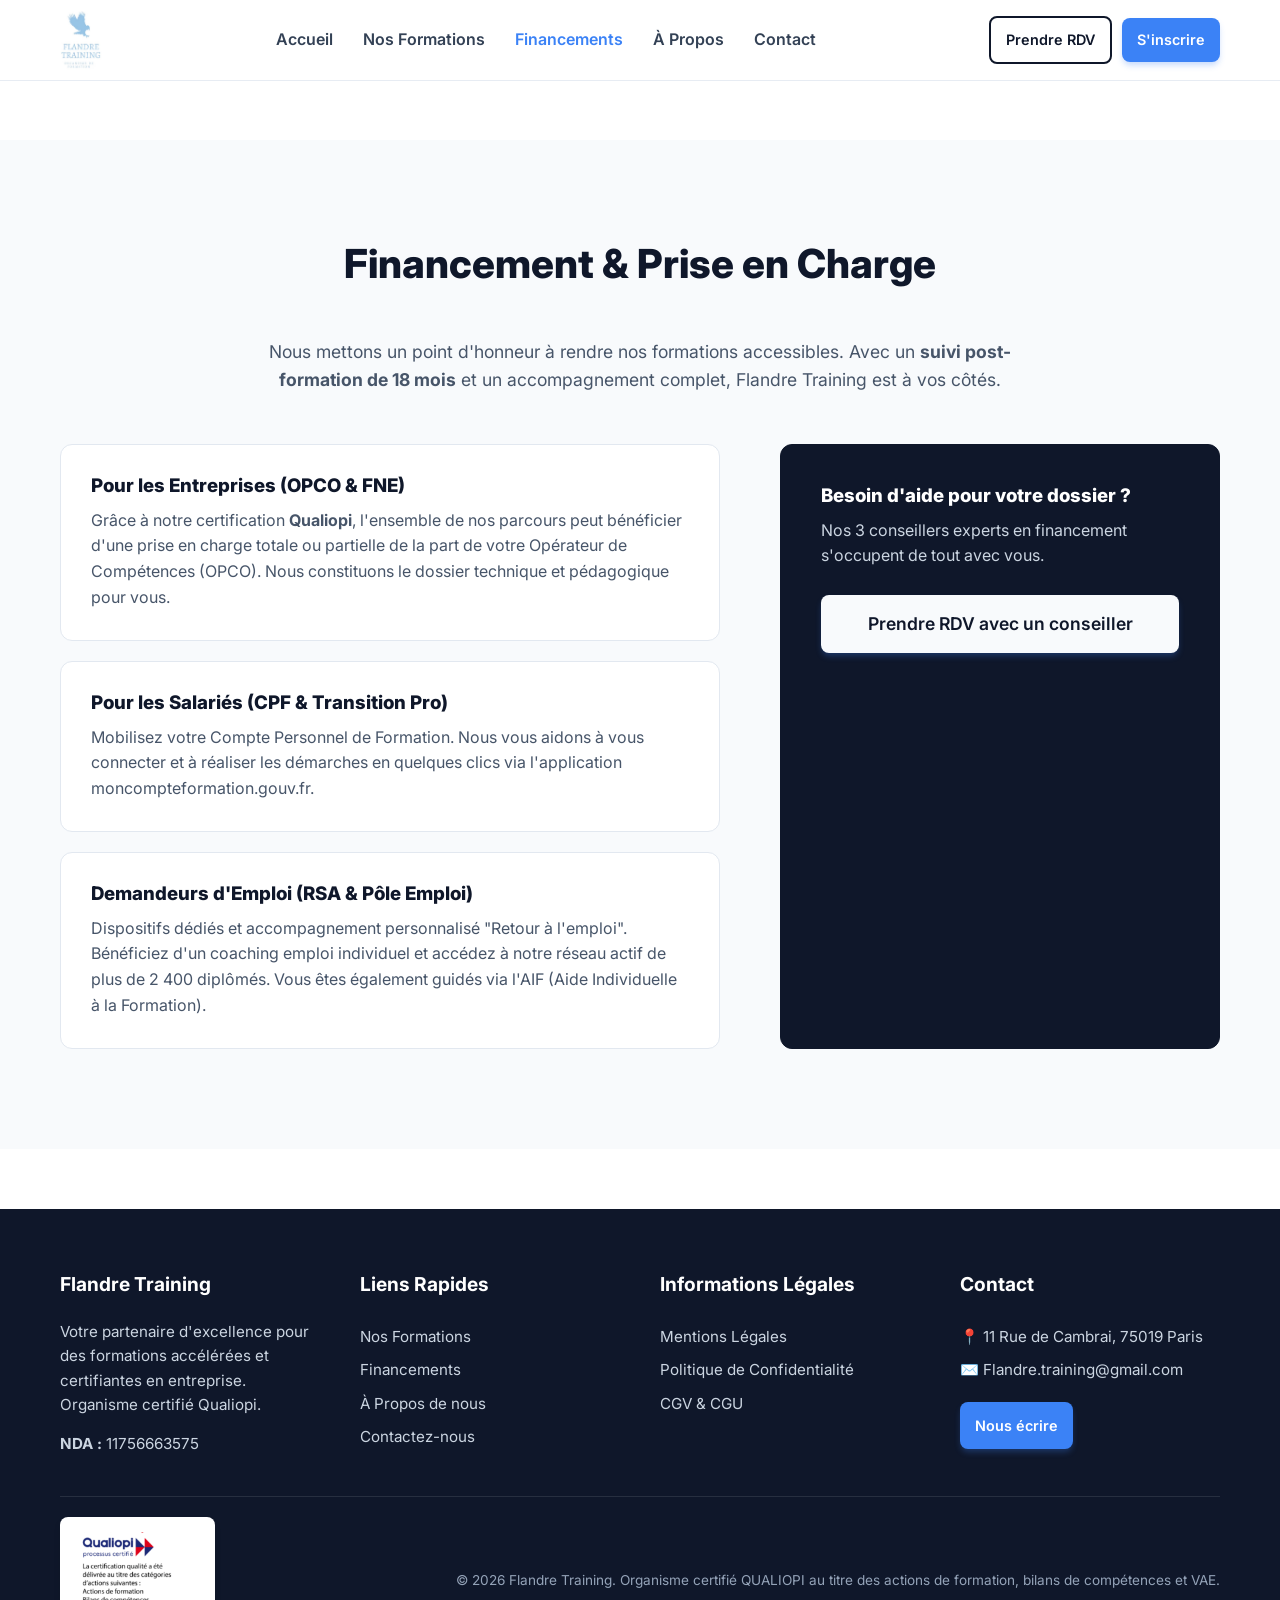
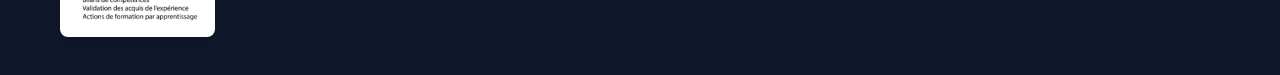
<file: financements.html>
<!DOCTYPE html>
<html lang="fr">
<head>
    <meta charset="UTF-8">
    <meta name="viewport" content="width=device-width, initial-scale=1.0">
    <meta name="description" content="Découvrez les modes de financement (OPCO, CPF, RSA, Pôle Emploi) pour vos formations Flandre Training.">
    <title>Financements & Accompagnement | Flandre Training</title>
    <link rel="stylesheet" href="style.css">
    <link rel="icon" type="image/png" href="favicon.png">
    <link href="https://fonts.googleapis.com/css2?family=Inter:wght@300;400;600;800&display=swap" rel="stylesheet">
    <link href="https://assets.calendly.com/assets/external/widget.css" rel="stylesheet">
</head>
<body>

    <header class="navbar scrolled" id="navbar">
        <div class="container nav-content">
            <a href="index.html" class="logo" style="text-decoration:none;"><img src="logo.jpg" alt="Flandre Training" class="logo-img"></a>
            <nav aria-label="Menu principal">
                <ul class="nav-links">
                    <li><a href="index.html">Accueil</a></li>
                    <li><a href="formations.html">Nos Formations</a></li>
                    <li><a href="financements.html" style="color:var(--accent-color);">Financements</a></li>
                    <li><a href="a-propos.html">À Propos</a></li>
                    <li><a href="contact.html">Contact</a></li>
                </ul>
            </nav>
            <div class="nav-actions" style="display:flex; gap:10px; align-items:center;">
                <a href="#" onclick="Calendly.initPopupWidget({url: 'https://calendly.com/flandre-training'});return false;" class="btn btn-secondary" style="padding:10px 15px; font-size:0.9rem;">Prendre RDV</a>
                <a href="contact.html" class="btn btn-primary" style="padding:10px 15px; font-size:0.9rem;">S'inscrire</a>
            </div>
        </div>
    </header>

    <main style="padding-top: 100px;">
        <section class="contact" style="background:var(--bg-light); color:var(--text-color); margin-top: 40px;">
            <div class="container">
                <h1 class="section-title">Financement & Prise en Charge</h1>
                <p style="text-align:center; max-width:800px; margin:0 auto 50px; font-size:1.1rem; color:#475569;">
                    Nous mettons un point d'honneur à rendre nos formations accessibles. Avec un <strong>suivi post-formation de 18 mois</strong> et un accompagnement complet, Flandre Training est à vos côtés.
                </p>
                <div class="contact-grid">
                    <div class="contact-text">
                        <div class="financement-options">
                            <div class="finance-item" style="background:#fff; padding:30px; border-radius:12px; border:1px solid #e2e8f0; margin-bottom:20px;">
                                <h3 style="color:var(--primary-color);">Pour les Entreprises (OPCO & FNE)</h3>
                                <p style="color:#475569;">Grâce à notre certification <strong>Qualiopi</strong>, l'ensemble de nos parcours peut bénéficier d'une prise en charge totale ou partielle de la part de votre Opérateur de Compétences (OPCO). Nous constituons le dossier technique et pédagogique pour vous.</p>
                            </div>
                            <div class="finance-item" style="background:#fff; padding:30px; border-radius:12px; border:1px solid #e2e8f0; margin-bottom:20px;">
                                <h3 style="color:var(--primary-color);">Pour les Salariés (CPF & Transition Pro)</h3>
                                <p style="color:#475569;">Mobilisez votre Compte Personnel de Formation. Nous vous aidons à vous connecter et à réaliser les démarches en quelques clics via l'application moncompteformation.gouv.fr.</p>
                            </div>
                            <div class="finance-item" style="background:#fff; padding:30px; border-radius:12px; border:1px solid #e2e8f0;">
                                <h3 style="color:var(--primary-color);">Demandeurs d'Emploi (RSA & Pôle Emploi)</h3>
                                <p style="color:#475569;">Dispositifs dédiés et accompagnement personnalisé "Retour à l'emploi". Bénéficiez d'un coaching emploi individuel et accédez à notre réseau actif de plus de 2 400 diplômés. Vous êtes également guidés via l'AIF (Aide Individuelle à la Formation).</p>
                            </div>
                        </div>
                    </div>
                    <div class="contact-action" style="background:var(--primary-color); border-color:var(--primary-color);">
                        <h3 style="color:#fff;">Besoin d'aide pour votre dossier ?</h3>
                        <p style="color:#cbd5e1;">Nos 3 conseillers experts en financement s'occupent de tout avec vous.</p>
                        <br>
                        <a href="contact.html" class="btn btn-primary" style="width: 100%; text-align: center; font-size: 1.1rem; padding: 15px; background:var(--bg-light); color:var(--primary-color);">Prendre RDV avec un conseiller</a>
                    </div>
                </div>
            </div>
        </section>
    </main>

    <footer class="footer" style="background:#0f172a; color:#cbd5e1; padding:60px 0 30px; margin-top:60px;">
        <div class="container">
            <div style="display:grid; grid-template-columns:repeat(auto-fit, minmax(200px, 1fr)); gap:40px; margin-bottom:40px; text-align:left;">
                <div>
                    <h4 style="color:var(--white); margin-bottom:20px; font-size:1.2rem;">Flandre Training</h4>
                    <p style="font-size:0.95rem; line-height:1.6; margin-bottom:15px;">Votre partenaire d'excellence pour des formations accélérées et certifiantes en entreprise. Organisme certifié Qualiopi.</p>
                    <p style="font-size:0.95rem;"><strong>NDA :</strong> 11756663575</p>
                </div>
                <div>
                    <h4 style="color:var(--white); margin-bottom:20px; font-size:1.2rem;">Liens Rapides</h4>
                    <ul style="list-style:none; padding:0; line-height:2.2; font-size:0.95rem;">
                        <li><a href="formations.html" style="color:#cbd5e1; text-decoration:none;">Nos Formations</a></li>
                        <li><a href="financements.html" style="color:#cbd5e1; text-decoration:none;">Financements</a></li>
                        <li><a href="a-propos.html" style="color:#cbd5e1; text-decoration:none;">À Propos de nous</a></li>
                        <li><a href="contact.html" style="color:#cbd5e1; text-decoration:none;">Contactez-nous</a></li>
                    </ul>
                </div>
                <div>
                    <h4 style="color:var(--white); margin-bottom:20px; font-size:1.2rem;">Informations Légales</h4>
                    <ul style="list-style:none; padding:0; line-height:2.2; font-size:0.95rem;">
                        <li><a href="mentions-legales.html" style="color:#cbd5e1; text-decoration:none;">Mentions Légales</a></li>
                        <li><a href="politique-confidentialite.html" style="color:#cbd5e1; text-decoration:none;">Politique de Confidentialité</a></li>
                        <li><a href="cgv-cgu.html" style="color:#cbd5e1; text-decoration:none;">CGV & CGU</a></li>
                    </ul>
                </div>
                <div>
                    <h4 style="color:var(--white); margin-bottom:20px; font-size:1.2rem;">Contact</h4>
                    <ul style="list-style:none; padding:0; line-height:2.2; font-size:0.95rem;">
                        <li>📍 11 Rue de Cambrai, 75019 Paris</li>
                        <li>✉️ Flandre.training@gmail.com</li>
                        <li style="margin-top:15px;"><a href="contact.html" class="btn btn-primary" style="padding:8px 15px; font-size:0.9rem;">Nous écrire</a></li>
                    </ul>
                </div>
            </div>
            <div class="footer-bottom">
                <a href="certificat-qualiopi.png" target="_blank" title="Voir le certificat Qualiopi">
                    <img src="qualiopi_cert.png" alt="Certification Qualiopi" class="footer-logo-cert">
                </a>
                <div class="footer-copyright">
                    <p>&copy; 2026 Flandre Training. Organisme certifié QUALIOPI au titre des actions de formation, bilans de compétences et VAE.</p>
                </div>
            </div>
        </div>
    </footer>
    
    <script src="app.js"></script>
    <script src="https://assets.calendly.com/assets/external/widget.js" type="text/javascript" async></script>
</body>
</html>
</file>
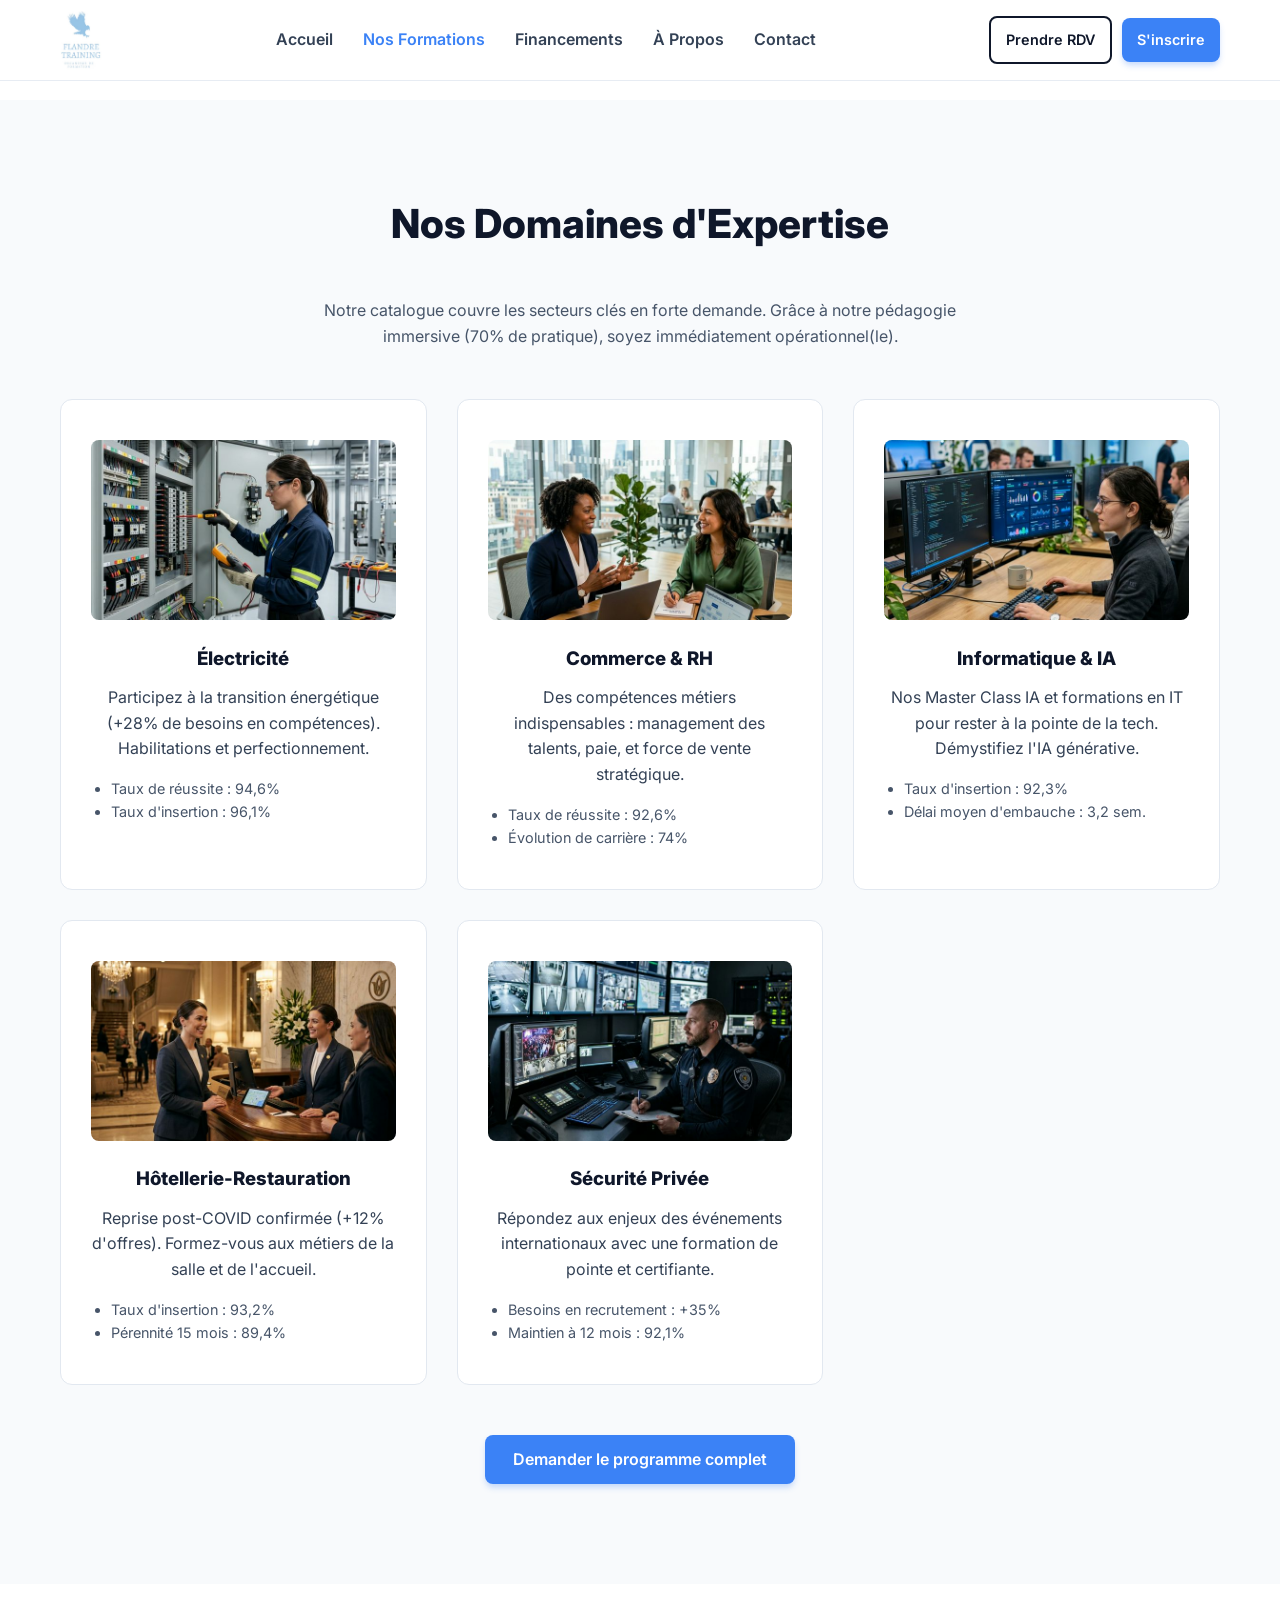
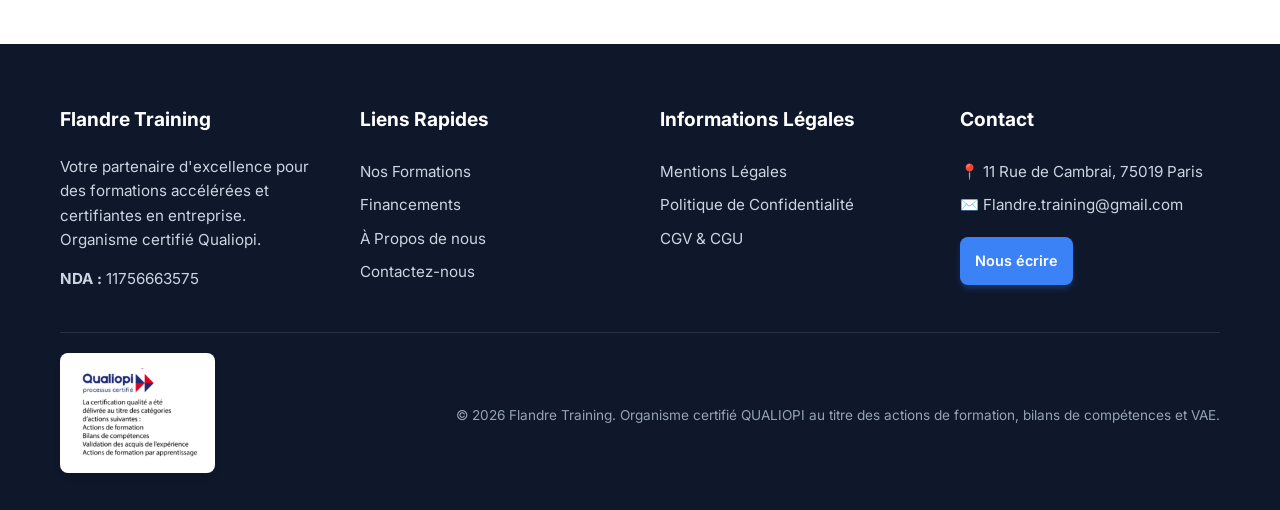
<file: formations.html>
<!DOCTYPE html>
<html lang="fr">
<head>
    <meta charset="UTF-8">
    <meta name="viewport" content="width=device-width, initial-scale=1.0">
    <meta name="description" content="Catalogue complet des formations Flandre Training : Électricité, RH, Sécurité, Intelligence Artificielle.">
    <title>Nos Formations | Flandre Training</title>
    <link rel="stylesheet" href="style.css">
    <link rel="icon" type="image/png" href="favicon.png">
    <link href="https://fonts.googleapis.com/css2?family=Inter:wght@300;400;600;800&display=swap" rel="stylesheet">
    <link href="https://assets.calendly.com/assets/external/widget.css" rel="stylesheet">
</head>
<body>

    <header class="navbar scrolled" id="navbar">
        <div class="container nav-content">
            <a href="index.html" class="logo" style="text-decoration:none;"><img src="logo.jpg" alt="Flandre Training" class="logo-img"></a>
            <nav aria-label="Menu principal">
                <ul class="nav-links">
                    <li><a href="index.html">Accueil</a></li>
                    <li><a href="formations.html" style="color:var(--accent-color);">Nos Formations</a></li>
                    <li><a href="financements.html">Financements</a></li>
                    <li><a href="a-propos.html">À Propos</a></li>
                    <li><a href="contact.html">Contact</a></li>
                </ul>
            </nav>
            <div class="nav-actions" style="display:flex; gap:10px; align-items:center;">
                <a href="#" onclick="Calendly.initPopupWidget({url: 'https://calendly.com/flandre-training'});return false;" class="btn btn-secondary" style="padding:10px 15px; font-size:0.9rem;">Prendre RDV</a>
                <a href="contact.html" class="btn btn-primary" style="padding:10px 15px; font-size:0.9rem;">S'inscrire</a>
            </div>
        </div>
    </header>

    <main style="padding-top: 100px;">
        <section class="domaines" id="domaines">
            <div class="container">
                <h1 class="section-title">Nos Domaines d'Expertise</h1>
                <p style="text-align:center; max-width:700px; margin: 0 auto 50px auto; color:#475569;">
                    Notre catalogue couvre les secteurs clés en forte demande. Grâce à notre pédagogie immersive (70% de pratique), soyez immédiatement opérationnel(le).
                </p>
                <div class="domain-grid">
                    <div class="domain-card">
                        <img src="domain_elec.png" class="domain-img" alt="Électricité">
                        <h3>Électricité</h3>
                        <p>Participez à la transition énergétique (+28% de besoins en compétences). Habilitations et perfectionnement.</p>
                        <ul style="text-align:left; margin-top:15px; font-size:0.9rem; color:#475569; padding-left:20px;">
                            <li>Taux de réussite : 94,6%</li>
                            <li>Taux d'insertion : 96,1%</li>
                        </ul>
                    </div>
                    <div class="domain-card">
                        <img src="domain_hr.png" class="domain-img" alt="Commerce & RH">
                        <h3>Commerce & RH</h3>
                        <p>Des compétences métiers indispensables : management des talents, paie, et force de vente stratégique.</p>
                        <ul style="text-align:left; margin-top:15px; font-size:0.9rem; color:#475569; padding-left:20px;">
                            <li>Taux de réussite : 92,6%</li>
                            <li>Évolution de carrière : 74%</li>
                        </ul>
                    </div>
                    <div class="domain-card">
                        <img src="domain_it.png" class="domain-img" alt="Informatique & IA">
                        <h3>Informatique & IA</h3>
                        <p>Nos Master Class IA et formations en IT pour rester à la pointe de la tech. Démystifiez l'IA générative.</p>
                        <ul style="text-align:left; margin-top:15px; font-size:0.9rem; color:#475569; padding-left:20px;">
                            <li>Taux d'insertion : 92,3%</li>
                            <li>Délai moyen d'embauche : 3,2 sem.</li>
                        </ul>
                    </div>
                    <div class="domain-card">
                        <img src="domain_hospital.png" class="domain-img" alt="Hôtellerie-Restauration">
                        <h3>Hôtellerie-Restauration</h3>
                        <p>Reprise post-COVID confirmée (+12% d'offres). Formez-vous aux métiers de la salle et de l'accueil.</p>
                        <ul style="text-align:left; margin-top:15px; font-size:0.9rem; color:#475569; padding-left:20px;">
                            <li>Taux d'insertion : 93,2%</li>
                            <li>Pérennité 15 mois : 89,4%</li>
                        </ul>
                    </div>
                    <div class="domain-card">
                        <img src="domain_secu.png" class="domain-img" alt="Sécurité Privée">
                        <h3>Sécurité Privée</h3>
                        <p>Répondez aux enjeux des événements internationaux avec une formation de pointe et certifiante.</p>
                        <ul style="text-align:left; margin-top:15px; font-size:0.9rem; color:#475569; padding-left:20px;">
                            <li>Besoins en recrutement : +35%</li>
                            <li>Maintien à 12 mois : 92,1%</li>
                        </ul>
                    </div>
                </div>
            </div>
            
            <div style="text-align:center; padding-top: 50px;">
                <a href="contact.html" class="btn btn-primary">Demander le programme complet</a>
            </div>
        </section>
    </main>                       </div>
                    </div>
                </div>
            </div>
        </section>
    </main>

    <footer class="footer" style="background:#0f172a; color:#cbd5e1; padding:60px 0 30px; margin-top:60px;">
        <div class="container">
            <div style="display:grid; grid-template-columns:repeat(auto-fit, minmax(200px, 1fr)); gap:40px; margin-bottom:40px; text-align:left;">
                <div>
                    <h4 style="color:var(--white); margin-bottom:20px; font-size:1.2rem;">Flandre Training</h4>
                    <p style="font-size:0.95rem; line-height:1.6; margin-bottom:15px;">Votre partenaire d'excellence pour des formations accélérées et certifiantes en entreprise. Organisme certifié Qualiopi.</p>
                    <p style="font-size:0.95rem;"><strong>NDA :</strong> 11756663575</p>
                </div>
                <div>
                    <h4 style="color:var(--white); margin-bottom:20px; font-size:1.2rem;">Liens Rapides</h4>
                    <ul style="list-style:none; padding:0; line-height:2.2; font-size:0.95rem;">
                        <li><a href="formations.html" style="color:#cbd5e1; text-decoration:none;">Nos Formations</a></li>
                        <li><a href="financements.html" style="color:#cbd5e1; text-decoration:none;">Financements</a></li>
                        <li><a href="a-propos.html" style="color:#cbd5e1; text-decoration:none;">À Propos de nous</a></li>
                        <li><a href="contact.html" style="color:#cbd5e1; text-decoration:none;">Contactez-nous</a></li>
                    </ul>
                </div>
                <div>
                    <h4 style="color:var(--white); margin-bottom:20px; font-size:1.2rem;">Informations Légales</h4>
                    <ul style="list-style:none; padding:0; line-height:2.2; font-size:0.95rem;">
                        <li><a href="mentions-legales.html" style="color:#cbd5e1; text-decoration:none;">Mentions Légales</a></li>
                        <li><a href="politique-confidentialite.html" style="color:#cbd5e1; text-decoration:none;">Politique de Confidentialité</a></li>
                        <li><a href="cgv-cgu.html" style="color:#cbd5e1; text-decoration:none;">CGV & CGU</a></li>
                    </ul>
                </div>
                <div>
                    <h4 style="color:var(--white); margin-bottom:20px; font-size:1.2rem;">Contact</h4>
                    <ul style="list-style:none; padding:0; line-height:2.2; font-size:0.95rem;">
                        <li>📍 11 Rue de Cambrai, 75019 Paris</li>
                        <li>✉️ Flandre.training@gmail.com</li>
                        <li style="margin-top:15px;"><a href="contact.html" class="btn btn-primary" style="padding:8px 15px; font-size:0.9rem;">Nous écrire</a></li>
                    </ul>
                </div>
            </div>
            <div class="footer-bottom">
                <a href="certificat-qualiopi.png" target="_blank" title="Voir le certificat Qualiopi">
                    <img src="qualiopi_cert.png" alt="Certification Qualiopi" class="footer-logo-cert">
                </a>
                <div class="footer-copyright">
                    <p>&copy; 2026 Flandre Training. Organisme certifié QUALIOPI au titre des actions de formation, bilans de compétences et VAE.</p>
                </div>
            </div>
        </div>
    </footer>
    
    <script src="app.js"></script>
    <script src="https://assets.calendly.com/assets/external/widget.js" type="text/javascript" async></script>
</body>
</html>
</file>
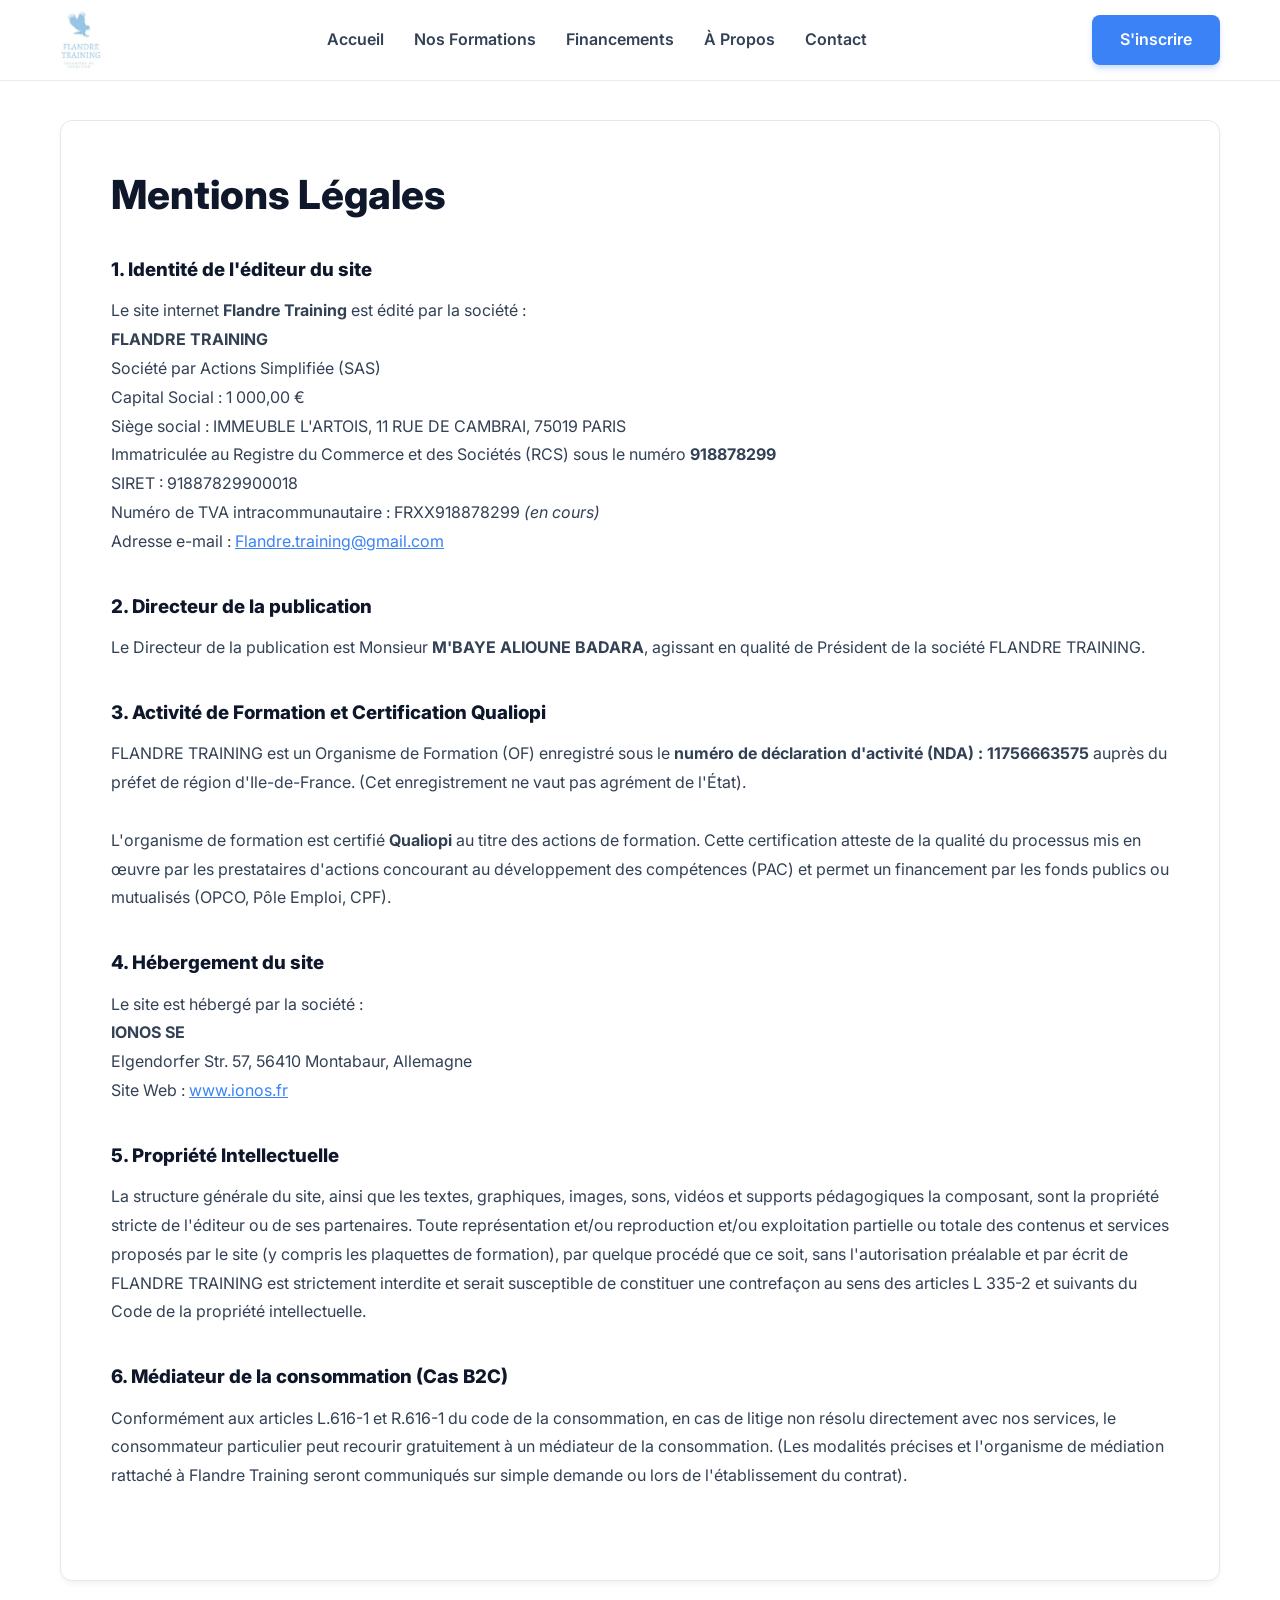
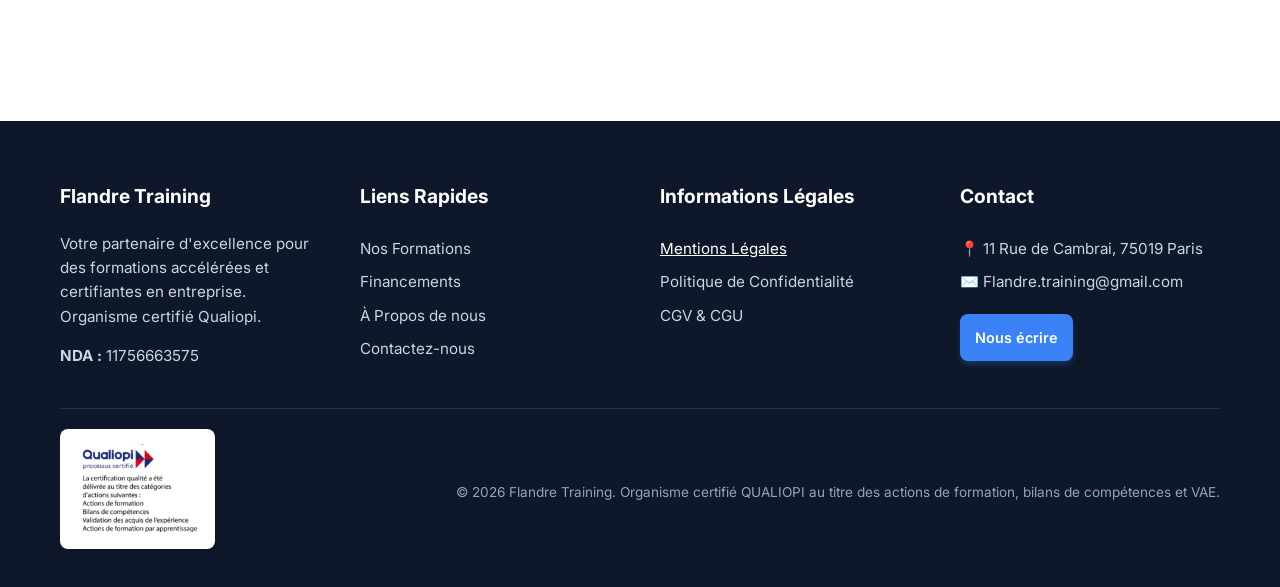
<file: mentions-legales.html>
<!DOCTYPE html>
<html lang="fr">
<head>
    <meta charset="UTF-8">
    <meta name="viewport" content="width=device-width, initial-scale=1.0">
    <meta name="description" content="Mentions légales de Flandre Training, organisme de formation professionnel.">
    <title>Mentions Légales | Flandre Training</title>
    <link rel="stylesheet" href="style.css">
    <link rel="icon" type="image/png" href="favicon.png">
    <link href="https://fonts.googleapis.com/css2?family=Inter:wght@300;400;600;800&display=swap" rel="stylesheet">
</head>
<body>

    <header class="navbar scrolled" id="navbar">
        <div class="container nav-content">
            <a href="index.html" class="logo" style="text-decoration:none;"><img src="logo.jpg" alt="Flandre Training" class="logo-img"></a>
            <nav aria-label="Menu principal">
                <ul class="nav-links">
                    <li><a href="index.html">Accueil</a></li>
                    <li><a href="formations.html">Nos Formations</a></li>
                    <li><a href="financements.html">Financements</a></li>
                    <li><a href="a-propos.html">À Propos</a></li>
                    <li><a href="contact.html">Contact</a></li>
                </ul>
            </nav>
            <a href="contact.html" class="btn btn-primary">S'inscrire</a>
        </div>
    </header>

    <main style="padding-top: 120px; padding-bottom: 80px;">
        <div class="container">
            <div style="background:var(--white); padding:50px; border-radius:12px; border:1px solid #e2e8f0; color:var(--text-color); box-shadow:0 4px 6px -1px rgba(0,0,0,0.05);">
                <h1 style="margin-bottom:40px; font-size:2.5rem; color:var(--primary-color);">Mentions Légales</h1>
                
                <section style="margin-bottom:40px;">
                    <h3 style="margin-bottom:15px; color:var(--primary-color);">1. Identité de l'éditeur du site</h3>
                    <p style="line-height:1.8;">
                        Le site internet <strong>Flandre Training</strong> est édité par la société :<br>
                        <strong>FLANDRE TRAINING</strong><br>
                        Société par Actions Simplifiée (SAS)<br>
                        Capital Social : 1 000,00 €<br>
                        Siège social : IMMEUBLE L'ARTOIS, 11 RUE DE CAMBRAI, 75019 PARIS<br>
                        Immatriculée au Registre du Commerce et des Sociétés (RCS) sous le numéro <strong>918878299</strong><br>
                        SIRET : 91887829900018<br>
                        Numéro de TVA intracommunautaire : FRXX918878299 <em>(en cours)</em><br>
                        Adresse e-mail : <a href="mailto:Flandre.training@gmail.com" style="color:var(--accent-color);">Flandre.training@gmail.com</a>
                    </p>
                </section>

                <section style="margin-bottom:40px;">
                    <h3 style="margin-bottom:15px; color:var(--primary-color);">2. Directeur de la publication</h3>
                    <p style="line-height:1.8;">
                        Le Directeur de la publication est Monsieur <strong>M'BAYE ALIOUNE BADARA</strong>, agissant en qualité de Président de la société FLANDRE TRAINING.
                    </p>
                </section>

                <section style="margin-bottom:40px;">
                    <h3 style="margin-bottom:15px; color:var(--primary-color);">3. Activité de Formation et Certification Qualiopi</h3>
                    <p style="line-height:1.8;">
                        FLANDRE TRAINING est un Organisme de Formation (OF) enregistré sous le <strong>numéro de déclaration d'activité (NDA) : 11756663575</strong> auprès du préfet de région d'Ile-de-France. (Cet enregistrement ne vaut pas agrément de l'État).<br><br>
                        L'organisme de formation est certifié <strong>Qualiopi</strong> au titre des actions de formation. Cette certification atteste de la qualité du processus mis en œuvre par les prestataires d'actions concourant au développement des compétences (PAC) et permet un financement par les fonds publics ou mutualisés (OPCO, Pôle Emploi, CPF).
                    </p>
                </section>

                <section style="margin-bottom:40px;">
                    <h3 style="margin-bottom:15px; color:var(--primary-color);">4. Hébergement du site</h3>
                    <p style="line-height:1.8;">
                        Le site est hébergé par la société :<br>
                        <strong>IONOS SE</strong><br>
                        Elgendorfer Str. 57, 56410 Montabaur, Allemagne<br>
                        Site Web : <a href="https://www.ionos.fr" target="_blank" style="color:var(--accent-color);">www.ionos.fr</a>
                    </p>
                </section>

                <section style="margin-bottom:40px;">
                    <h3 style="margin-bottom:15px; color:var(--primary-color);">5. Propriété Intellectuelle</h3>
                    <p style="line-height:1.8;">
                        La structure générale du site, ainsi que les textes, graphiques, images, sons, vidéos et supports pédagogiques la composant, sont la propriété stricte de l'éditeur ou de ses partenaires. Toute représentation et/ou reproduction et/ou exploitation partielle ou totale des contenus et services proposés par le site (y compris les plaquettes de formation), par quelque procédé que ce soit, sans l'autorisation préalable et par écrit de FLANDRE TRAINING est strictement interdite et serait susceptible de constituer une contrefaçon au sens des articles L 335-2 et suivants du Code de la propriété intellectuelle.
                    </p>
                </section>

                <section style="margin-bottom:40px;">
                    <h3 style="margin-bottom:15px; color:var(--primary-color);">6. Médiateur de la consommation (Cas B2C)</h3>
                    <p style="line-height:1.8;">
                        Conformément aux articles L.616-1 et R.616-1 du code de la consommation, en cas de litige non résolu directement avec nos services, le consommateur particulier peut recourir gratuitement à un médiateur de la consommation. (Les modalités précises et l'organisme de médiation rattaché à Flandre Training seront communiqués sur simple demande ou lors de l'établissement du contrat).
                    </p>
                </section>
            </div>
        </div>
    </main>

    <footer class="footer" style="background:#0f172a; color:#cbd5e1; padding:60px 0 30px; margin-top:60px;">
        <div class="container">
            <div style="display:grid; grid-template-columns:repeat(auto-fit, minmax(200px, 1fr)); gap:40px; margin-bottom:40px; text-align:left;">
                <div>
                    <h4 style="color:var(--white); margin-bottom:20px; font-size:1.2rem;">Flandre Training</h4>
                    <p style="font-size:0.95rem; line-height:1.6; margin-bottom:15px;">Votre partenaire d'excellence pour des formations accélérées et certifiantes en entreprise. Organisme certifié Qualiopi.</p>
                    <p style="font-size:0.95rem;"><strong>NDA :</strong> 11756663575</p>
                </div>
                <div>
                    <h4 style="color:var(--white); margin-bottom:20px; font-size:1.2rem;">Liens Rapides</h4>
                    <ul style="list-style:none; padding:0; line-height:2.2; font-size:0.95rem;">
                        <li><a href="formations.html" style="color:#cbd5e1; text-decoration:none;">Nos Formations</a></li>
                        <li><a href="financements.html" style="color:#cbd5e1; text-decoration:none;">Financements</a></li>
                        <li><a href="a-propos.html" style="color:#cbd5e1; text-decoration:none;">À Propos de nous</a></li>
                        <li><a href="contact.html" style="color:#cbd5e1; text-decoration:none;">Contactez-nous</a></li>
                    </ul>
                </div>
                <div>
                    <h4 style="color:var(--white); margin-bottom:20px; font-size:1.2rem;">Informations Légales</h4>
                    <ul style="list-style:none; padding:0; line-height:2.2; font-size:0.95rem;">
                        <li><a href="mentions-legales.html" style="color:var(--white); text-decoration:underline;">Mentions Légales</a></li>
                        <li><a href="politique-confidentialite.html" style="color:#cbd5e1; text-decoration:none;">Politique de Confidentialité</a></li>
                        <li><a href="cgv-cgu.html" style="color:#cbd5e1; text-decoration:none;">CGV & CGU</a></li>
                    </ul>
                </div>
                <div>
                    <h4 style="color:var(--white); margin-bottom:20px; font-size:1.2rem;">Contact</h4>
                    <ul style="list-style:none; padding:0; line-height:2.2; font-size:0.95rem;">
                        <li>📍 11 Rue de Cambrai, 75019 Paris</li>
                        <li>✉️ Flandre.training@gmail.com</li>
                        <li style="margin-top:15px;"><a href="contact.html" class="btn btn-primary" style="padding:8px 15px; font-size:0.9rem;">Nous écrire</a></li>
                    </ul>
                </div>
            </div>
            <div class="footer-bottom">
                <a href="certificat-qualiopi.png" target="_blank" title="Voir le certificat Qualiopi">
                    <img src="qualiopi_cert.png" alt="Certification Qualiopi" class="footer-logo-cert">
                </a>
                <div class="footer-copyright">
                    <p>&copy; 2026 Flandre Training. Organisme certifié QUALIOPI au titre des actions de formation, bilans de compétences et VAE.</p>
                </div>
            </div>
        </div>
    </footer>
    
    <script src="app.js"></script>
</body>
</html>
</file>
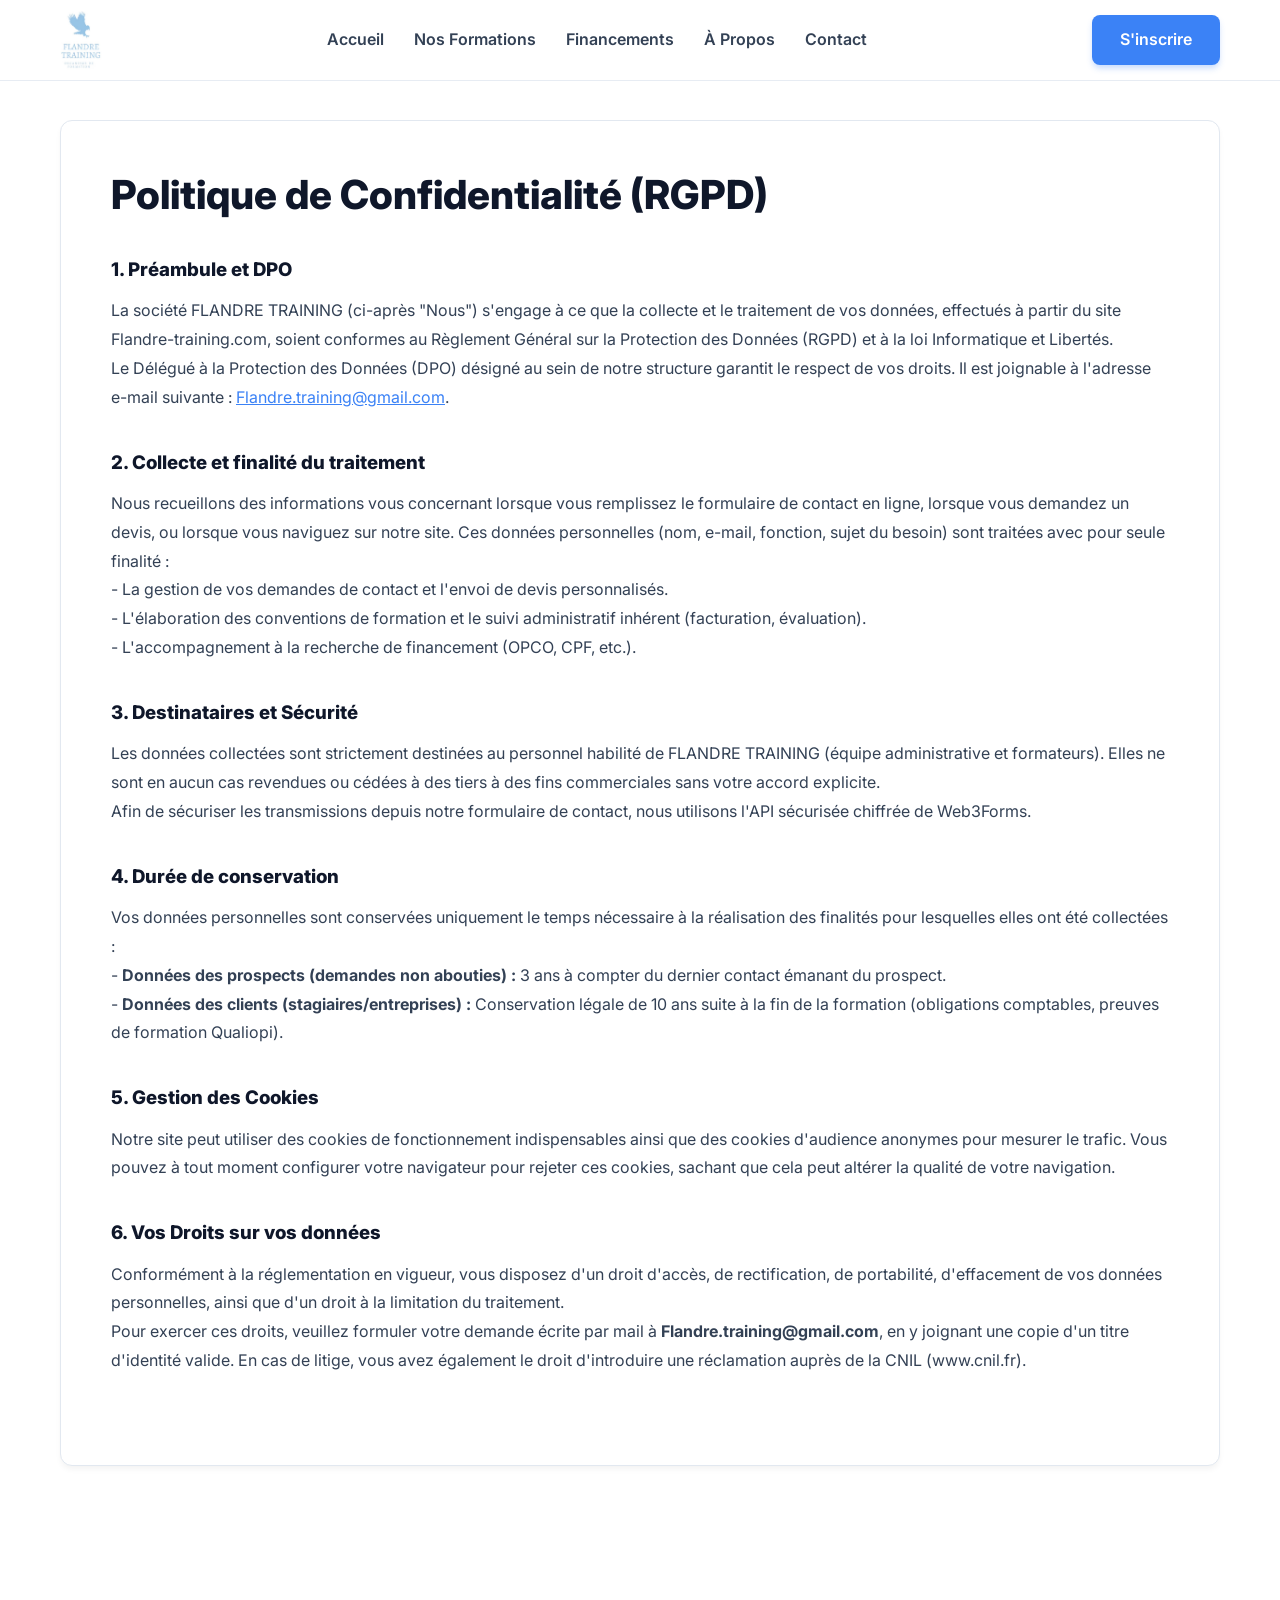
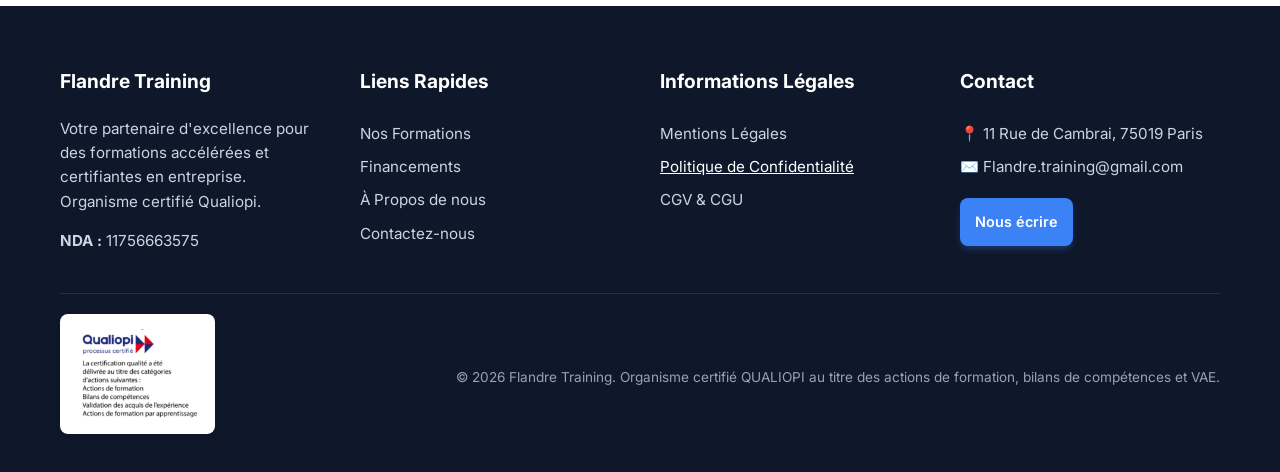
<file: politique-confidentialite.html>
<!DOCTYPE html>
<html lang="fr">
<head>
    <meta charset="UTF-8">
    <meta name="viewport" content="width=device-width, initial-scale=1.0">
    <meta name="description" content="Politique de confidentialité et traitement des données RGPD de Flandre Training.">
    <title>Politique de Confidentialité | Flandre Training</title>
    <link rel="stylesheet" href="style.css">
    <link rel="icon" type="image/png" href="favicon.png">
    <link href="https://fonts.googleapis.com/css2?family=Inter:wght@300;400;600;800&display=swap" rel="stylesheet">
</head>
<body>

    <header class="navbar scrolled" id="navbar">
        <div class="container nav-content">
            <a href="index.html" class="logo" style="text-decoration:none;"><img src="logo.jpg" alt="Flandre Training" class="logo-img"></a>
            <nav aria-label="Menu principal">
                <ul class="nav-links">
                    <li><a href="index.html">Accueil</a></li>
                    <li><a href="formations.html">Nos Formations</a></li>
                    <li><a href="financements.html">Financements</a></li>
                    <li><a href="a-propos.html">À Propos</a></li>
                    <li><a href="contact.html">Contact</a></li>
                </ul>
            </nav>
            <a href="contact.html" class="btn btn-primary">S'inscrire</a>
        </div>
    </header>

    <main style="padding-top: 120px; padding-bottom: 80px;">
        <div class="container">
            <div style="background:var(--white); padding:50px; border-radius:12px; border:1px solid #e2e8f0; color:var(--text-color); box-shadow:0 4px 6px -1px rgba(0,0,0,0.05);">
                <h1 style="margin-bottom:40px; font-size:2.5rem; color:var(--primary-color);">Politique de Confidentialité (RGPD)</h1>
                
                <section style="margin-bottom:40px;">
                    <h3 style="margin-bottom:15px; color:var(--primary-color);">1. Préambule et DPO</h3>
                    <p style="line-height:1.8;">
                        La société FLANDRE TRAINING (ci-après "Nous") s'engage à ce que la collecte et le traitement de vos données, effectués à partir du site Flandre-training.com, soient conformes au Règlement Général sur la Protection des Données (RGPD) et à la loi Informatique et Libertés.<br>
                        Le Délégué à la Protection des Données (DPO) désigné au sein de notre structure garantit le respect de vos droits. Il est joignable à l'adresse e-mail suivante : <a href="mailto:Flandre.training@gmail.com" style="color:var(--accent-color);">Flandre.training@gmail.com</a>.
                    </p>
                </section>

                <section style="margin-bottom:40px;">
                    <h3 style="margin-bottom:15px; color:var(--primary-color);">2. Collecte et finalité du traitement</h3>
                    <p style="line-height:1.8;">
                        Nous recueillons des informations vous concernant lorsque vous remplissez le formulaire de contact en ligne, lorsque vous demandez un devis, ou lorsque vous naviguez sur notre site. Ces données personnelles (nom, e-mail, fonction, sujet du besoin) sont traitées avec pour seule finalité :<br>
                        - La gestion de vos demandes de contact et l'envoi de devis personnalisés.<br>
                        - L'élaboration des conventions de formation et le suivi administratif inhérent (facturation, évaluation).<br>
                        - L'accompagnement à la recherche de financement (OPCO, CPF, etc.).
                    </p>
                </section>

                <section style="margin-bottom:40px;">
                    <h3 style="margin-bottom:15px; color:var(--primary-color);">3. Destinataires et Sécurité</h3>
                    <p style="line-height:1.8;">
                        Les données collectées sont strictement destinées au personnel habilité de FLANDRE TRAINING (équipe administrative et formateurs). Elles ne sont en aucun cas revendues ou cédées à des tiers à des fins commerciales sans votre accord explicite.<br>
                        Afin de sécuriser les transmissions depuis notre formulaire de contact, nous utilisons l'API sécurisée chiffrée de Web3Forms.
                    </p>
                </section>

                <section style="margin-bottom:40px;">
                    <h3 style="margin-bottom:15px; color:var(--primary-color);">4. Durée de conservation</h3>
                    <p style="line-height:1.8;">
                        Vos données personnelles sont conservées uniquement le temps nécessaire à la réalisation des finalités pour lesquelles elles ont été collectées :<br>
                        - <strong>Données des prospects (demandes non abouties) :</strong> 3 ans à compter du dernier contact émanant du prospect.<br>
                        - <strong>Données des clients (stagiaires/entreprises) :</strong> Conservation légale de 10 ans suite à la fin de la formation (obligations comptables, preuves de formation Qualiopi).
                    </p>
                </section>

                <section style="margin-bottom:40px;">
                    <h3 style="margin-bottom:15px; color:var(--primary-color);">5. Gestion des Cookies</h3>
                    <p style="line-height:1.8;">
                        Notre site peut utiliser des cookies de fonctionnement indispensables ainsi que des cookies d'audience anonymes pour mesurer le trafic. Vous pouvez à tout moment configurer votre navigateur pour rejeter ces cookies, sachant que cela peut altérer la qualité de votre navigation.
                    </p>
                </section>

                <section style="margin-bottom:40px;">
                    <h3 style="margin-bottom:15px; color:var(--primary-color);">6. Vos Droits sur vos données</h3>
                    <p style="line-height:1.8;">
                        Conformément à la réglementation en vigueur, vous disposez d'un droit d'accès, de rectification, de portabilité, d'effacement de vos données personnelles, ainsi que d'un droit à la limitation du traitement.<br>
                        Pour exercer ces droits, veuillez formuler votre demande écrite par mail à <strong>Flandre.training@gmail.com</strong>, en y joignant une copie d'un titre d'identité valide. En cas de litige, vous avez également le droit d'introduire une réclamation auprès de la CNIL (www.cnil.fr).
                    </p>
                </section>
            </div>
        </div>
    </main>

    <footer class="footer" style="background:#0f172a; color:#cbd5e1; padding:60px 0 30px; margin-top:60px;">
        <div class="container">
            <div style="display:grid; grid-template-columns:repeat(auto-fit, minmax(200px, 1fr)); gap:40px; margin-bottom:40px; text-align:left;">
                <div>
                    <h4 style="color:var(--white); margin-bottom:20px; font-size:1.2rem;">Flandre Training</h4>
                    <p style="font-size:0.95rem; line-height:1.6; margin-bottom:15px;">Votre partenaire d'excellence pour des formations accélérées et certifiantes en entreprise. Organisme certifié Qualiopi.</p>
                    <p style="font-size:0.95rem;"><strong>NDA :</strong> 11756663575</p>
                </div>
                <div>
                    <h4 style="color:var(--white); margin-bottom:20px; font-size:1.2rem;">Liens Rapides</h4>
                    <ul style="list-style:none; padding:0; line-height:2.2; font-size:0.95rem;">
                        <li><a href="formations.html" style="color:#cbd5e1; text-decoration:none;">Nos Formations</a></li>
                        <li><a href="financements.html" style="color:#cbd5e1; text-decoration:none;">Financements</a></li>
                        <li><a href="a-propos.html" style="color:#cbd5e1; text-decoration:none;">À Propos de nous</a></li>
                        <li><a href="contact.html" style="color:#cbd5e1; text-decoration:none;">Contactez-nous</a></li>
                    </ul>
                </div>
                <div>
                    <h4 style="color:var(--white); margin-bottom:20px; font-size:1.2rem;">Informations Légales</h4>
                    <ul style="list-style:none; padding:0; line-height:2.2; font-size:0.95rem;">
                        <li><a href="mentions-legales.html" style="color:#cbd5e1; text-decoration:none;">Mentions Légales</a></li>
                        <li><a href="politique-confidentialite.html" style="color:var(--white); text-decoration:underline;">Politique de Confidentialité</a></li>
                        <li><a href="cgv-cgu.html" style="color:#cbd5e1; text-decoration:none;">CGV & CGU</a></li>
                    </ul>
                </div>
                <div>
                    <h4 style="color:var(--white); margin-bottom:20px; font-size:1.2rem;">Contact</h4>
                    <ul style="list-style:none; padding:0; line-height:2.2; font-size:0.95rem;">
                        <li>📍 11 Rue de Cambrai, 75019 Paris</li>
                        <li>✉️ Flandre.training@gmail.com</li>
                        <li style="margin-top:15px;"><a href="contact.html" class="btn btn-primary" style="padding:8px 15px; font-size:0.9rem;">Nous écrire</a></li>
                    </ul>
                </div>
            </div>
            <div class="footer-bottom">
                <a href="certificat-qualiopi.png" target="_blank" title="Voir le certificat Qualiopi">
                    <img src="qualiopi_cert.png" alt="Certification Qualiopi" class="footer-logo-cert">
                </a>
                <div class="footer-copyright">
                    <p>&copy; 2026 Flandre Training. Organisme certifié QUALIOPI au titre des actions de formation, bilans de compétences et VAE.</p>
                </div>
            </div>
        </div>
    </footer>
    
    <script src="app.js"></script>
</body>
</html>
</file>
<file: style.css>
:root {
    --primary-color: #0f172a;
    --accent-color: #3b82f6;
    --accent-hover: #2563eb;
    --text-color: #334155;
    --bg-light: #f8fafc;
    --white: #ffffff;
    --border-radius: 12px;
    --transition: all 0.3s cubic-bezier(0.4, 0, 0.2, 1);
}

* {
    margin: 0;
    padding: 0;
    box-sizing: border-box;
}

body {
    font-family: 'Inter', sans-serif;
    color: var(--text-color);
    line-height: 1.6;
    background-color: var(--white);
    overflow-x: hidden;
}

.container {
    max-width: 1200px;
    margin: 0 auto;
    padding: 0 20px;
}

h1, h2, h3 { 
    color: var(--primary-color); 
    font-weight: 800; 
    line-height: 1.2; 
}

.highlight { 
    color: var(--accent-color); 
}

.section-title {
    text-align: center;
    font-size: 2.5rem;
    margin-bottom: 50px;
}

.btn {
    display: inline-block;
    padding: 12px 28px;
    border-radius: 8px;
    text-decoration: none;
    font-weight: 600;
    transition: var(--transition);
    cursor: pointer;
    border: none;
}
.btn-primary { 
    background: var(--accent-color); 
    color: var(--white); 
    box-shadow: 0 4px 6px -1px rgba(59, 130, 246, 0.3);
}
.btn-primary:hover { 
    background: var(--accent-hover); 
    transform: translateY(-2px); 
    box-shadow: 0 10px 15px -3px rgba(59, 130, 246, 0.4);
}
.btn-secondary { 
    background: transparent; 
    color: var(--primary-color); 
    border: 2px solid var(--primary-color); 
}
.btn-secondary:hover { 
    background: var(--primary-color); 
    color: var(--white); 
}

/* Navbar */
.navbar {
    position: fixed; 
    width: 100%; 
    top: 0;
    background: rgba(255, 255, 255, 0.85);
    backdrop-filter: blur(12px);
    border-bottom: 1px solid rgba(226, 232, 240, 0.8);
    z-index: 100;
    transition: var(--transition);
}
.navbar.scrolled { 
    box-shadow: 0 4px 6px -1px rgba(0,0,0,0.05); 
    background: rgba(255, 255, 255, 0.98);
}
.nav-content { 
    display: flex; 
    justify-content: space-between; 
    align-items: center; 
    height: 80px; 
}
.logo { 
    font-size: 1.5rem; 
    color: var(--primary-color); 
    display: flex;
    align-items: center;
}
.logo-img {
    max-height: 60px; /* Adapte la hauteur du logo à la navbar */
    width: auto;
    object-fit: contain;
}
.nav-links { 
    display: flex; 
    list-style: none; 
    gap: 30px; 
}
.nav-links a { 
    text-decoration: none; 
    color: var(--text-color); 
    font-weight: 600; 
    transition: var(--transition); 
}
.nav-links a:hover { 
    color: var(--accent-color); 
}

/* Hero Section */
.hero {
    padding: 220px 0 140px;
    background: linear-gradient(to bottom, rgba(15, 23, 42, 0.75), rgba(15, 23, 42, 0.9)), url('hero_bg.png') center/cover no-repeat;
    text-align: center;
}
.hero .badge { 
    background: rgba(59, 130, 246, 0.2); 
    color: #93c5fd; 
    border: 1px solid rgba(59, 130, 246, 0.4);
    padding: 8px 18px; 
    border-radius: 30px; 
    font-size: 0.875rem; 
    font-weight: 700; 
    display: inline-block; 
    margin-bottom: 24px;
}
.hero h1 { 
    font-size: 4rem; 
    margin-bottom: 24px; 
    max-width: 900px; 
    margin-inline: auto; 
    letter-spacing: -0.02em;
    color: var(--white);
    text-shadow: 0 4px 12px rgba(0,0,0,0.3);
}
.hero p { 
    font-size: 1.25rem; 
    max-width: 700px; 
    margin: 0 auto 40px; 
    color: #f1f5f9; 
    text-shadow: 0 2px 8px rgba(0,0,0,0.4);
}
.hero-actions { 
    display: flex; 
    justify-content: center; 
    gap: 20px; 
}

/* Metrics - Floating Stats */
.metrics {
    position: relative;
    z-index: 10;
    transform: translateY(-60px);
}
.metrics-grid {
    display: grid;
    grid-template-columns: repeat(auto-fit, minmax(220px, 1fr));
    gap: 20px;
    background: var(--white);
    padding: 40px;
    border-radius: var(--border-radius);
    box-shadow: 0 20px 25px -5px rgba(0,0,0,0.1), 0 10px 10px -5px rgba(0,0,0,0.04);
}
.metric-card {
    text-align: center;
}
.metric-value {
    font-size: 2.5rem;
    font-weight: 800;
    color: var(--accent-color);
    margin-bottom: 10px;
}
.metric-label {
    font-size: 0.95rem;
    font-weight: 600;
    color: var(--text-color);
}

/* USPs (Grid) */
.usps {
    display: grid;
    grid-template-columns: repeat(auto-fit, minmax(250px, 1fr));
    gap: 30px;
    padding: 40px 20px 80px;
}
.usp-card {
    background: var(--bg-light);
    padding: 30px;
    border-radius: var(--border-radius);
    transition: var(--transition);
}
.usp-card:hover {
    transform: translateY(-5px);
    box-shadow: 0 10px 15px -3px rgba(0,0,0,0.05);
}
.usp-card h3 { 
    margin-bottom: 15px; 
    font-size: 1.25rem; 
}

/* Domaines */
.domaines {
    padding: 100px 0;
    background: var(--bg-light);
}
.domain-grid {
    display: grid;
    grid-template-columns: repeat(auto-fit, minmax(300px, 1fr));
    gap: 30px;
}
.domain-card {
    background: var(--white);
    padding: 40px 30px;
    border-radius: var(--border-radius);
    text-align: center;
    border: 1px solid #e2e8f0;
    transition: var(--transition);
}
.domain-card:hover {
    border-color: var(--accent-color);
    box-shadow: 0 10px 15px -3px rgba(59, 130, 246, 0.1);
}
.domain-img {
    width: 100%;
    height: 180px;
    object-fit: cover;
    border-radius: 8px;
    margin-bottom: 20px;
}
.domain-card h3 {
    margin-bottom: 15px;
}

/* Contact / Financments */
.contact { 
    background: var(--primary-color); 
    padding: 100px 0; 
    color: var(--white); 
}
.contact h2, .contact h3 { color: var(--white); }
.contact h2 { margin-bottom: 40px; font-size: 2.5rem; }
.contact-grid { 
    display: grid; 
    grid-template-columns: 3fr 2fr; 
    gap: 60px; 
}
.finance-item p {
    color: #cbd5e1;
    margin-top: 10px;
}
.contact-action {
    background: rgba(255, 255, 255, 0.05);
    padding: 40px;
    border-radius: var(--border-radius);
    border: 1px solid rgba(255, 255, 255, 0.1);
}
.contact-action p {
    color: #94a3b8;
    margin-top: 10px;
}


/* Form Styles */
.contact-form {
    background: var(--white);
    padding: 40px;
    border-radius: var(--border-radius);
    color: var(--text-color);
    box-shadow: 0 20px 25px -5px rgba(0,0,0,0.1);
}
.form-group { margin-bottom: 24px; }
.form-group label { 
    display: block; 
    margin-bottom: 8px; 
    font-weight: 600; 
    font-size: 0.95rem; 
    color: var(--primary-color);
}
.form-group input, .form-group textarea, .form-group select {
    width: 100%; 
    padding: 14px; 
    border: 1px solid #cbd5e1;
    border-radius: 8px; 
    background: #f8fafc; 
    color: var(--text-color); 
    font-family: inherit;
    font-size: 1rem;
    transition: var(--transition);
}
.form-group input:focus, .form-group textarea:focus, .form-group select:focus { 
    outline: none; 
    border-color: var(--accent-color); 
    box-shadow: 0 0 0 3px rgba(59, 130, 246, 0.2); 
    background: var(--white);
}

/* Footer */
.footer {
    text-align: center;
    padding: 30px;
    background: #0b1120;
    color: #475569;
}

/* Responsive */
@media (max-width: 900px) {
    .hero h1 { font-size: 3rem; }
    .contact-grid { grid-template-columns: 1fr; }
}
@media (max-width: 768px) {
    .nav-links { display: none; }
    .hero h1 { font-size: 2.25rem; }
    .hero-actions { flex-direction: column; }
    .metrics { transform: translateY(0); padding-bottom: 40px; }
    .hero { padding: 150px 0 60px; }
}

/* Footer Styles */
.footer-bottom {
    border-top: 1px solid rgba(255,255,255,0.1);
    padding-top: 20px;
    display: flex;
    justify-content: space-between;
    align-items: center;
    flex-wrap: wrap;
    gap: 20px;
}
.footer-logo-cert {
    height: 120px;
    background: #fff;
    padding: 15px;
    border-radius: 8px;
    box-shadow: 0 4px 6px rgba(0,0,0,0.1);
}
.footer-copyright {
    font-size: 0.85rem;
    color: #94a3b8;
}

@media (max-width: 768px) {
    .footer-bottom {
        flex-direction: column;
        text-align: center;
    }
}
</file>
